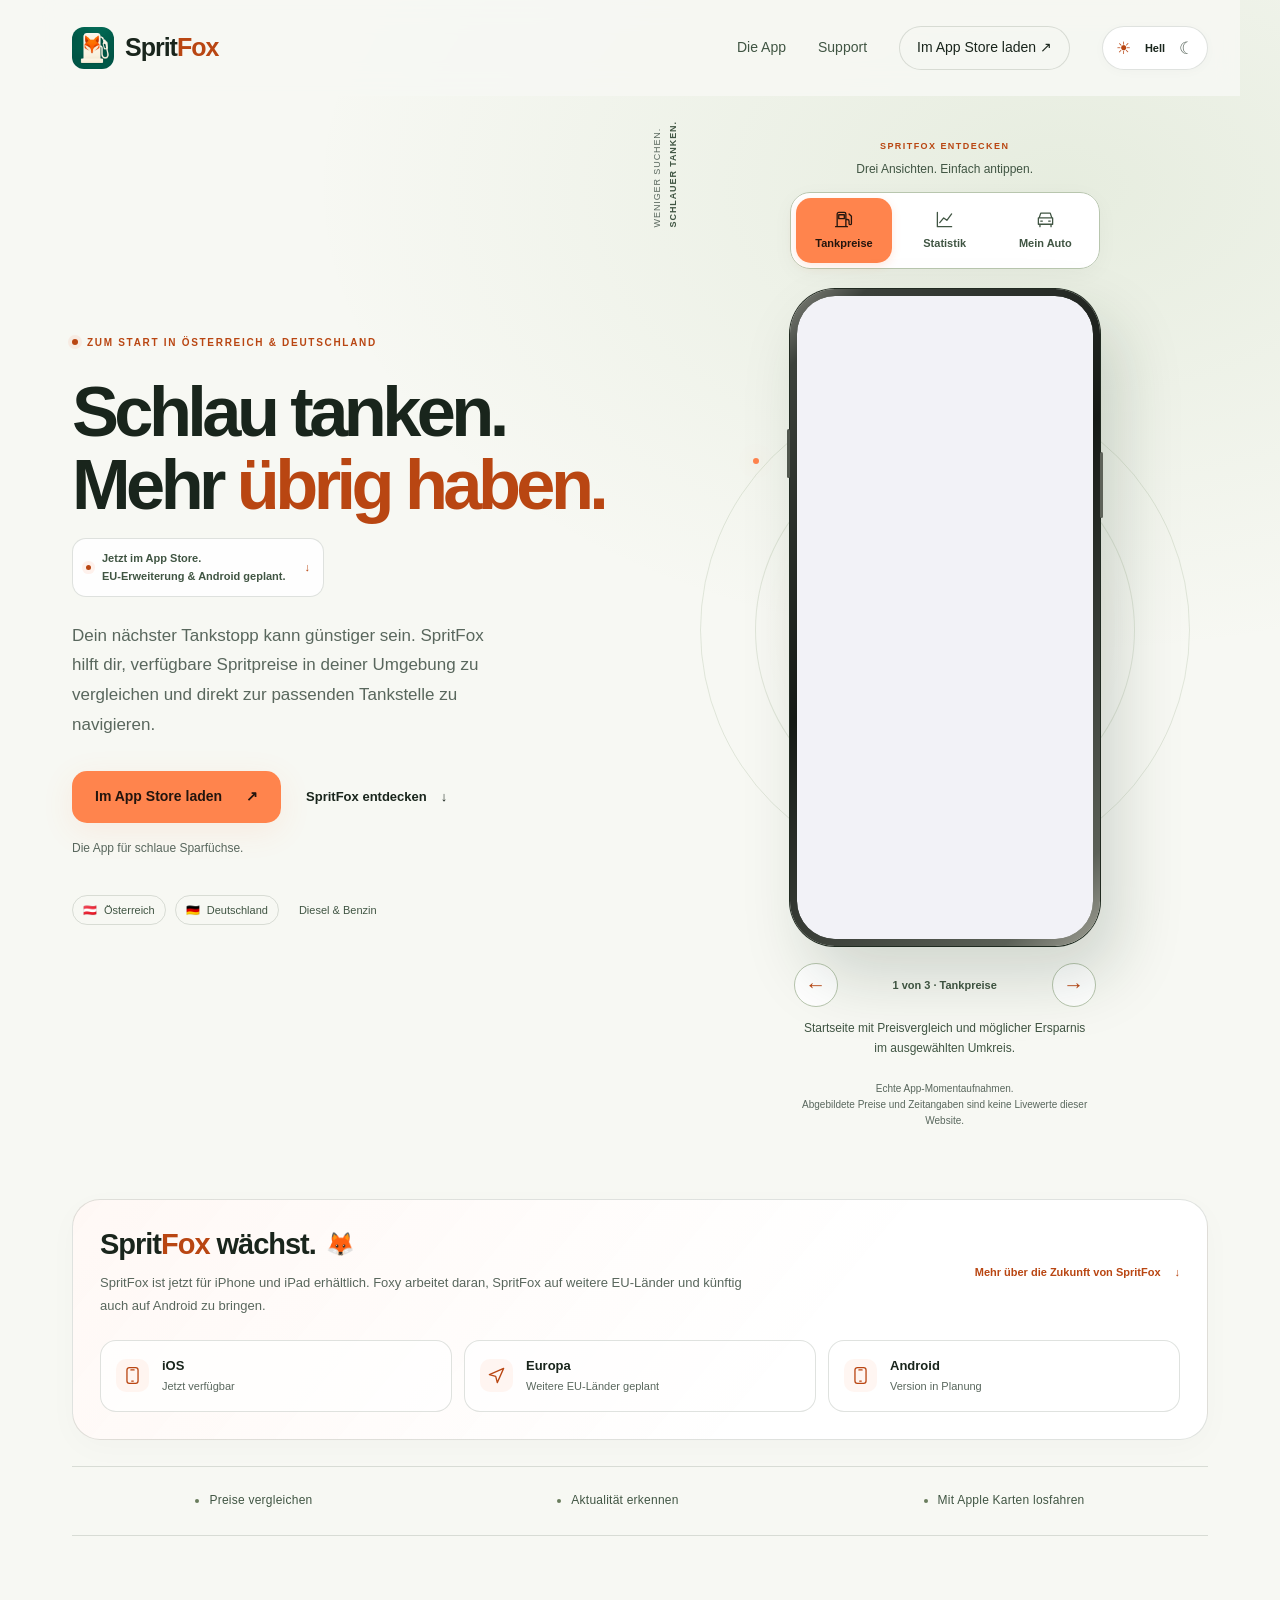
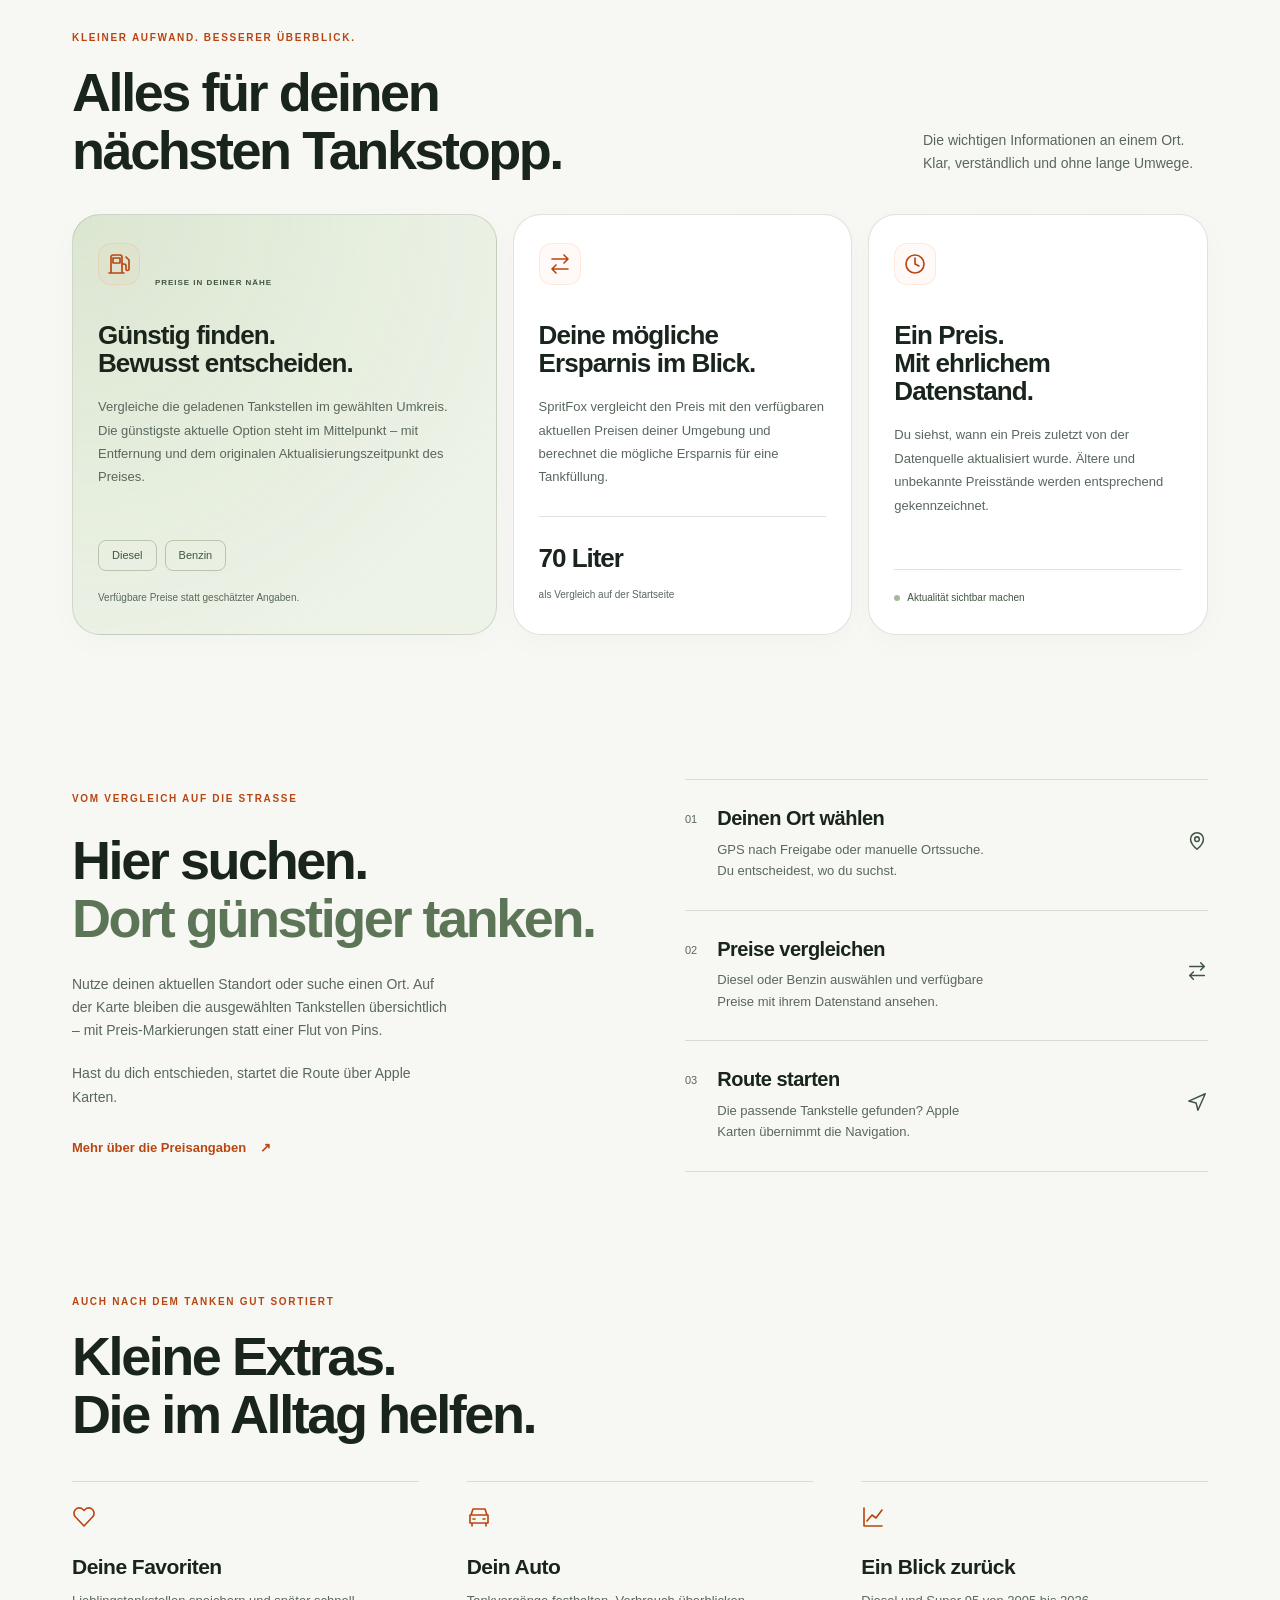
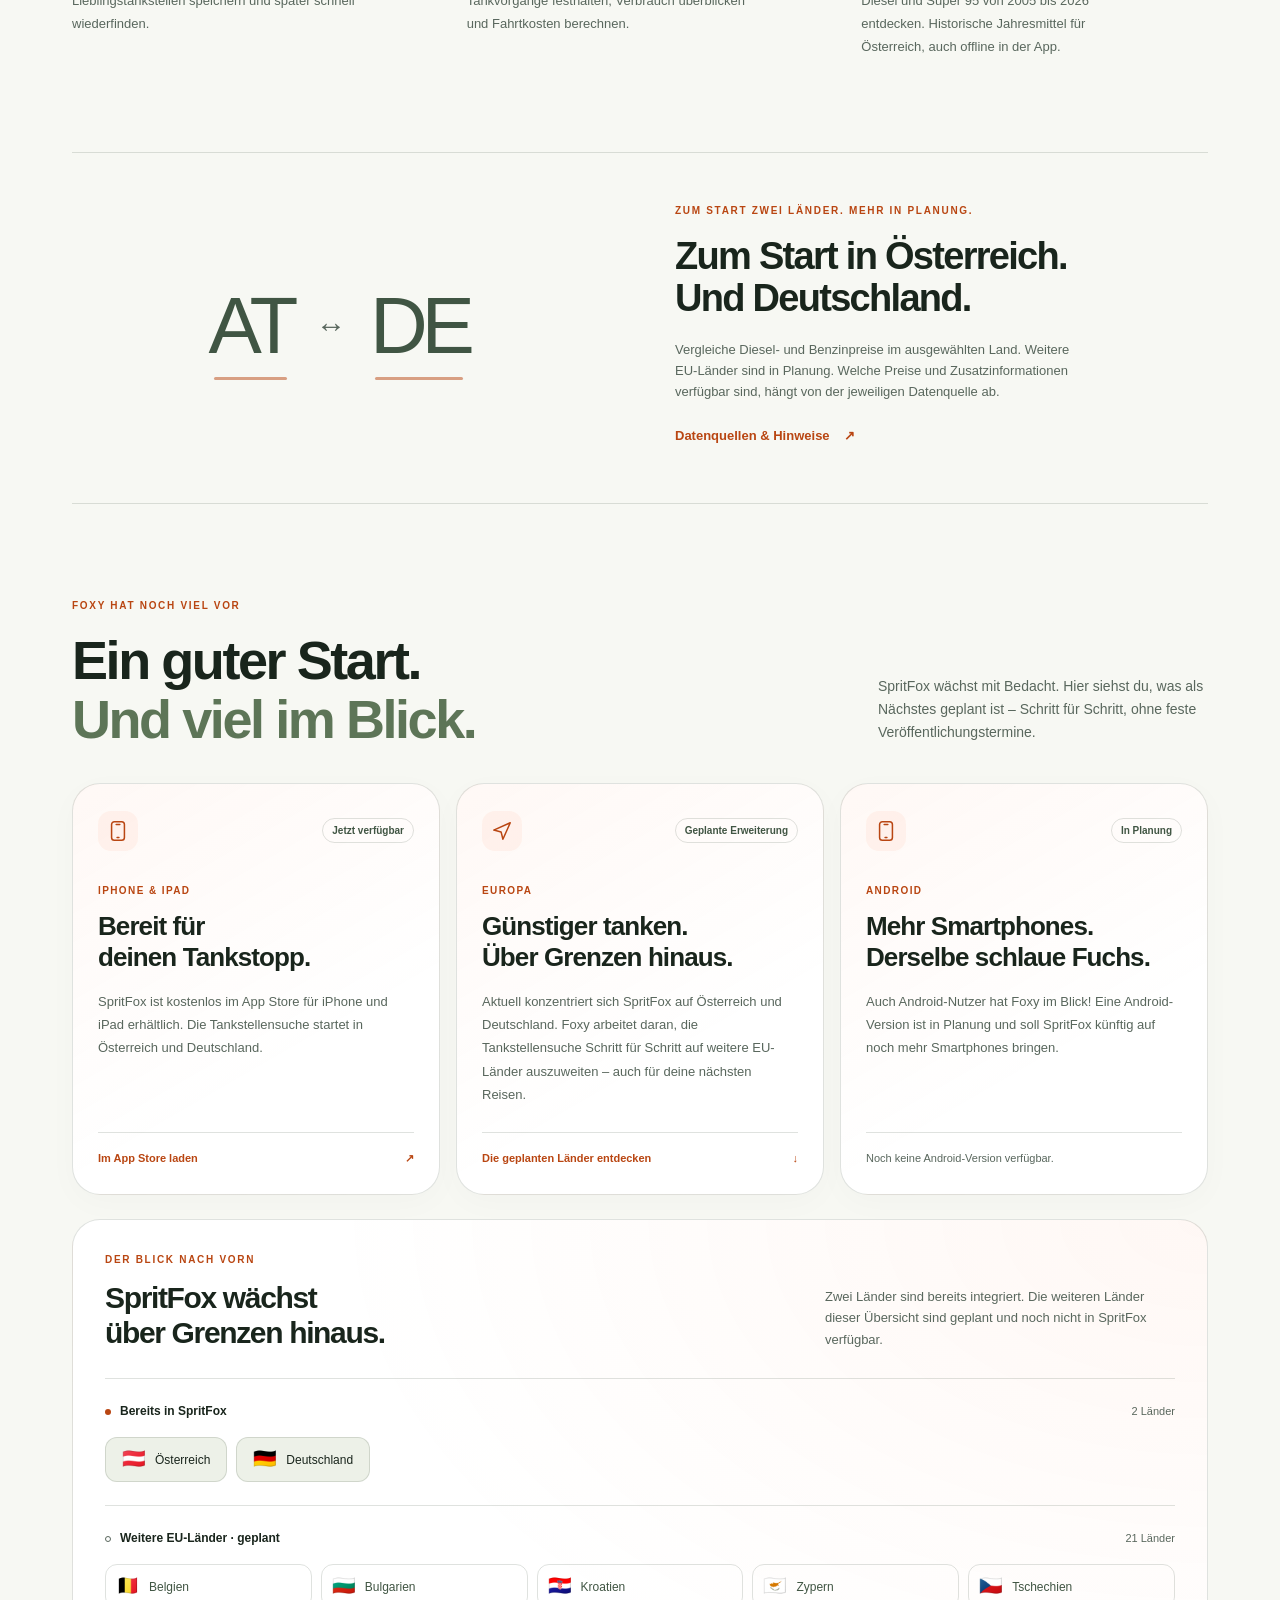
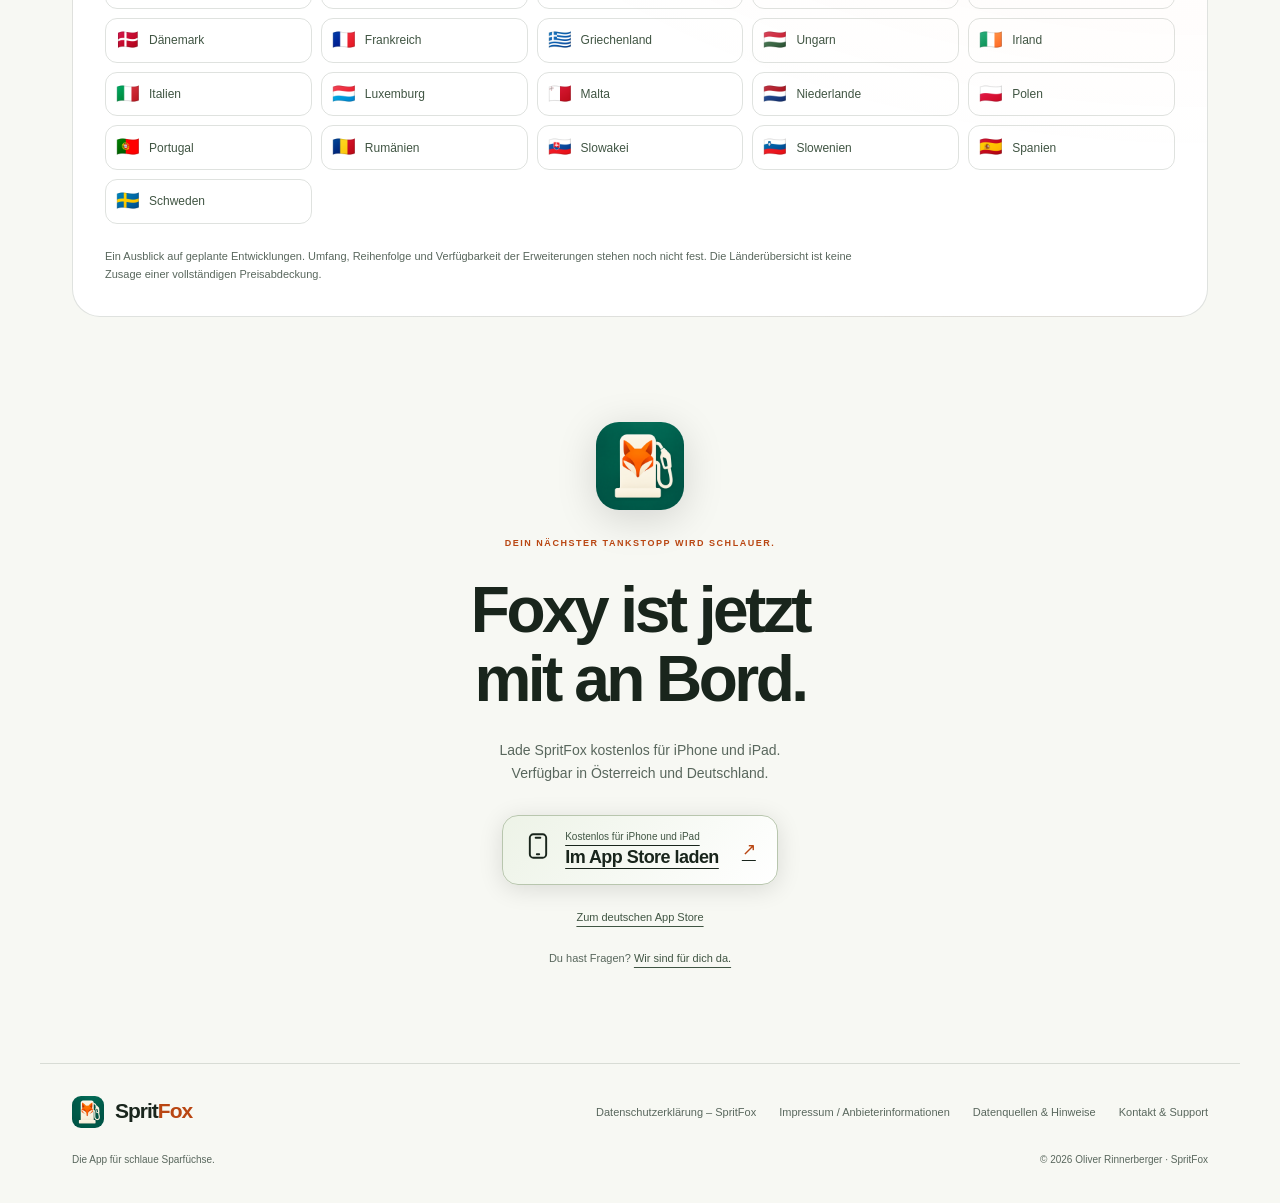
<file: index.html>
<!doctype html>
<html lang="de"><head><meta charset="utf-8"><meta name="viewport" content="width=device-width, initial-scale=1">
<meta name="robots" content="index, follow"><meta name="color-scheme" content="light dark">
<meta name="referrer" content="no-referrer">
<meta http-equiv="Content-Security-Policy" content="default-src 'none'; script-src 'self'; style-src 'self'; img-src 'self'; base-uri 'none'; form-action 'none'">
<meta name="description" content="SpritFox – Die App für schlaue Sparfüchse. Verfügbare Diesel- und Benzinpreise in Österreich und Deutschland vergleichen. Jetzt kostenlos im App Store für iPhone und iPad.">
<link rel="canonical" href="https://www.spritfox.at/">
<meta name="google-site-verification" content="RdSYlGF5I3l-Pr1k2wb-hzvMt5dhnMUCF5oewwn8es0">
<meta name="author" content="Oliver Rinnerberger">
<title>SpritFox – Tankstellen und Spritpreise vergleichen</title><script src="./theme-init.js"></script><script src="./site.js?v=975fafb6a2c3" defer></script><link rel="stylesheet" href="./styles.css?v=366a15aa33d5"><link rel="icon" type="image/png" href="./foxy.png"></head>
<body><a class="skip-link" href="#inhalt">Zum Inhalt</a><header class="site-header"><a class="brand" href="./index.html" aria-label="SpritFox Startseite"><img src="./foxy.png" width="42" height="42" alt=""><span>Sprit<span class="fox">Fox</span></span></a><nav class="header-nav" aria-label="Hauptnavigation"><a href="./index.html#funktionen">Die App</a><a href="./support/index.html">Support</a><a class="nav-cta" href="https://apps.apple.com/at/app/spritfox/id6821762605">Im App Store laden <span aria-hidden="true">↗</span></a><div class="theme-controls"><button class="theme-toggle" id="theme-toggle" type="button" aria-pressed="false" aria-label="Dunkelmodus einschalten"><span class="theme-sun" aria-hidden="true">☀</span><span class="theme-label">Design</span><span class="theme-moon" aria-hidden="true">☾</span></button><button class="theme-reset" id="theme-reset" type="button" hidden title="Systemeinstellung verwenden" aria-label="Systemeinstellung verwenden">Auto</button></div></nav></header>
<main id="inhalt" class="landing"><section class="hero" aria-labelledby="hero-title">
  <div class="hero-copy">
    <div class="eyebrow"><span class="live-dot" aria-hidden="true"></span> ZUM START IN ÖSTERREICH &amp; DEUTSCHLAND</div>
    <h1 id="hero-title">Schlau tanken.<br>Mehr <span class="accent-word">übrig haben.</span></h1>
    <a class="hero-outlook" href="#wachstum"><span class="live-dot" aria-hidden="true"></span><span>Jetzt im App Store.<br>EU-Erweiterung &amp; Android geplant.</span><span aria-hidden="true">↓</span></a>
    <p class="hero-description">Dein nächster Tankstopp kann günstiger sein. SpritFox hilft dir, verfügbare Spritpreise in deiner Umgebung zu vergleichen und direkt zur passenden Tankstelle zu navigieren.</p>
    <div class="hero-actions"><a class="button button-primary" href="https://apps.apple.com/at/app/spritfox/id6821762605">Im App Store laden <span aria-hidden="true">↗</span></a><a class="text-link" href="#funktionen">SpritFox entdecken <span aria-hidden="true">↓</span></a></div>
    <div class="hero-note">Die App für schlaue Sparfüchse.</div>
    <div class="country-pills" aria-label="Zum Start unterstützte Länder und Kraftstoffe"><span><span aria-hidden="true">🇦🇹</span> Österreich</span><span><span aria-hidden="true">🇩🇪</span> Deutschland</span><span>Diesel &amp; Benzin</span></div>
  </div>
  <div class="hero-visual">
    <div class="orbit orbit-one" aria-hidden="true"></div><div class="orbit orbit-two" aria-hidden="true"></div>
    <div class="visual-kicker" aria-hidden="true">WENIGER SUCHEN.<br><strong>SCHLAUER TANKEN.</strong></div>
    <div class="phone-demo"><div class="preview-intro"><span class="preview-eyebrow">SPRITFOX ENTDECKEN</span><p id="preview-hint">Drei Ansichten. Einfach antippen.</p></div><fieldset class="preview-tabs" aria-describedby="preview-hint"><legend class="sr-only">App-Vorschau auswählen</legend><input type="radio" name="app-preview" id="preview-tankpreise" value="tankpreise" checked><label for="preview-tankpreise"><span class="preview-tab-icon"><svg viewBox="0 0 24 24" aria-hidden="true"><path d="M4 21V5a2 2 0 0 1 2-2h7a2 2 0 0 1 2 2v16M2 21h15M6 6h7v5H6zM15 12h2a2 2 0 0 1 2 2v3a1.5 1.5 0 0 0 3 0V8l-3-3"/></svg></span><span>Tankpreise</span></label><input type="radio" name="app-preview" id="preview-statistik" value="statistik"><label for="preview-statistik"><span class="preview-tab-icon"><svg viewBox="0 0 24 24" aria-hidden="true"><path d="M3 3v18h18M6 16l5-6 4 3 6-8"/></svg></span><span>Statistik</span></label><input type="radio" name="app-preview" id="preview-mein-auto" value="mein-auto"><label for="preview-mein-auto"><span class="preview-tab-icon"><svg viewBox="0 0 24 24" aria-hidden="true"><path d="m4 10 2-6h12l2 6M3 10h18v8H3zM5 18v3m14-3v3M6 14h2m8 0h2"/></svg></span><span>Mein Auto</span></label></fieldset><div class="device-wrap"><div class="phone-frame"><div class="phone-screen"><figure class="app-panel" data-view="tankpreise" aria-label="Tankpreise – echte App-Momentaufnahme"><picture data-capture><source data-dark-capture media="(prefers-color-scheme: dark)" srcset="./assets/screenshots/spritfox-tankpreise-dunkel.webp" type="image/webp"><img src="./assets/screenshots/spritfox-tankpreise-hell.webp" width="1320" height="2868" loading="lazy" decoding="async" alt="SpritFox – Tankpreise im Hellmodus. Echte App-Momentaufnahme." data-alt-light="SpritFox – Tankpreise im Hellmodus. Echte App-Momentaufnahme." data-alt-dark="SpritFox – Tankpreise im Dunkelmodus. Echte App-Momentaufnahme."></picture></figure><figure class="app-panel" data-view="statistik" aria-label="Statistik – echte App-Momentaufnahme"><picture data-capture><source data-dark-capture media="(prefers-color-scheme: dark)" srcset="./assets/screenshots/spritfox-statistik-dunkel.webp" type="image/webp"><img src="./assets/screenshots/spritfox-statistik-hell.webp" width="1320" height="2868" loading="lazy" decoding="async" alt="SpritFox – Statistik im Hellmodus. Echte App-Momentaufnahme." data-alt-light="SpritFox – Statistik im Hellmodus. Echte App-Momentaufnahme." data-alt-dark="SpritFox – Statistik im Dunkelmodus. Echte App-Momentaufnahme."></picture></figure><figure class="app-panel" data-view="mein-auto" aria-label="Mein Auto – echte App-Momentaufnahme"><picture data-capture><source data-dark-capture media="(prefers-color-scheme: dark)" srcset="./assets/screenshots/spritfox-mein-auto-dunkel.webp" type="image/webp"><img src="./assets/screenshots/spritfox-mein-auto-hell.webp" width="1320" height="2868" loading="lazy" decoding="async" alt="SpritFox – Mein Auto im Hellmodus. Echte App-Momentaufnahme." data-alt-light="SpritFox – Mein Auto im Hellmodus. Echte App-Momentaufnahme." data-alt-dark="SpritFox – Mein Auto im Dunkelmodus. Echte App-Momentaufnahme."></picture></figure></div></div></div><div class="preview-navigation" hidden><button type="button" data-preview-step="-1" aria-label="Vorherige App-Ansicht"><span aria-hidden="true">←</span></button><span class="preview-position" aria-live="polite" aria-atomic="true">1 von 3 · Tankpreise</span><button type="button" data-preview-step="1" aria-label="Nächste App-Ansicht"><span aria-hidden="true">→</span></button></div><div class="preview-descriptions"><div class="capture-description" data-description="tankpreise">Startseite mit Preisvergleich und möglicher Ersparnis im ausgewählten Umkreis.</div><div class="capture-description" data-description="statistik">Historische Jahresmittel für Österreich – einschließlich des vorläufigen Jahres 2026.</div><div class="capture-description" data-description="mein-auto">Fahrzeugverbrauch, Fahrtkostenrechner und Tankbuch in SpritFox.</div></div><div class="preview-label">Echte App-Momentaufnahmen.<br>Abgebildete Preise und Zeitangaben sind keine Livewerte dieser Website.</div></div>

  </div>
</section>
<section class="growth-preview" id="wachstum" aria-labelledby="growth-title">
  <div class="growth-intro"><div><h2 id="growth-title">Sprit<span class="fox">Fox</span> wächst. <span aria-hidden="true">🦊</span></h2><p>SpritFox ist jetzt für iPhone und iPad erhältlich. Foxy arbeitet daran, SpritFox auf weitere EU-Länder und künftig auch auf Android zu bringen.</p></div><a class="text-link" href="#ausblick">Mehr über die Zukunft von SpritFox <span aria-hidden="true">↓</span></a></div>
  <ul class="growth-list" aria-label="Geplante Entwicklungen">
    <li><span class="growth-icon" aria-hidden="true"><svg viewBox="0 0 24 24" aria-hidden="true"><rect x="5" y="2" width="14" height="20" rx="3"/><path d="M10 5h4m-3 14h2"/></svg></span><div><strong>iOS</strong><span>Jetzt verfügbar</span></div></li>
    <li><span class="growth-icon" aria-hidden="true"><svg viewBox="0 0 24 24" aria-hidden="true"><path d="m3 11 18-8-8 18-2-8-8-2Z"/></svg></span><div><strong>Europa</strong><span>Weitere EU-Länder geplant</span></div></li>
    <li><span class="growth-icon" aria-hidden="true"><svg viewBox="0 0 24 24" aria-hidden="true"><rect x="5" y="2" width="14" height="20" rx="3"/><path d="M10 5h4m-3 14h2"/></svg></span><div><strong>Android</strong><span>Version in Planung</span></div></li>
  </ul>
</section>
<div class="feature-strip" aria-label="SpritFox im Überblick"><span>Preise vergleichen</span><span>Aktualität erkennen</span><span>Mit Apple Karten losfahren</span></div>
<section class="section" id="funktionen" aria-labelledby="features-title">
  <div class="section-heading"><div><div class="eyebrow">KLEINER AUFWAND. BESSERER ÜBERBLICK.</div><h2 id="features-title">Alles für deinen<br>nächsten Tankstopp.</h2></div><p>Die wichtigen Informationen an einem Ort. Klar, verständlich und ohne lange Umwege.</p></div>
  <div class="feature-grid">
    <article class="feature-card feature-main"><div class="card-top"><span class="icon-tile" aria-hidden="true"><svg viewBox="0 0 24 24" aria-hidden="true"><path d="M4 21V5a2 2 0 0 1 2-2h7a2 2 0 0 1 2 2v16M2 21h15M6 6h7v5H6zM15 12h2a2 2 0 0 1 2 2v3a1.5 1.5 0 0 0 3 0V8l-3-3"/></svg></span><span class="small-label">PREISE IN DEINER NÄHE</span></div><h3>Günstig finden.<br> Bewusst entscheiden.</h3><p>Vergleiche die geladenen Tankstellen im gewählten Umkreis. Die günstigste aktuelle Option steht im Mittelpunkt – mit Entfernung und dem originalen Aktualisierungszeitpunkt des Preises.</p><div class="fuel-tags"><span>Diesel</span><span>Benzin</span></div><div class="card-footnote">Verfügbare Preise statt geschätzter Angaben.</div></article>
    <article class="feature-card"><span class="icon-tile" aria-hidden="true"><svg viewBox="0 0 24 24" aria-hidden="true"><path d="M4 7h16m-4-4 4 4-4 4M20 17H4m4-4-4 4 4 4"/></svg></span><h3>Deine mögliche<br>Ersparnis im Blick.</h3><p>SpritFox vergleicht den Preis mit den verfügbaren aktuellen Preisen deiner Umgebung und berechnet die mögliche Ersparnis für eine Tankfüllung.</p><div class="detail-rule"><strong>70 Liter</strong><span>als Vergleich auf der Startseite</span></div></article>
    <article class="feature-card"><span class="icon-tile" aria-hidden="true"><svg viewBox="0 0 24 24" aria-hidden="true"><circle cx="12" cy="12" r="9"/><path d="M12 6v6l4 2"/></svg></span><h3>Ein Preis.<br>Mit ehrlichem Datenstand.</h3><p>Du siehst, wann ein Preis zuletzt von der Datenquelle aktualisiert wurde. Ältere und unbekannte Preisstände werden entsprechend gekennzeichnet.</p><div class="status-key"><span class="status-dot" aria-hidden="true"></span> Aktualität sichtbar machen</div></article>
  </div>
</section>
<section class="map-story section" id="unterwegs" aria-labelledby="map-title">
  <div class="map-story-copy"><div class="eyebrow">VOM VERGLEICH AUF DIE STRASSE</div><h2 id="map-title">Hier suchen.<br><span class="muted-heading">Dort günstiger tanken.</span></h2><p>Nutze deinen aktuellen Standort oder suche einen Ort. Auf der Karte bleiben die ausgewählten Tankstellen übersichtlich – mit Preis-Markierungen statt einer Flut von Pins.</p><p>Hast du dich entschieden, startet die Route über Apple Karten.</p><a class="text-link" href="./datenquellen/index.html">Mehr über die Preisangaben <span aria-hidden="true">↗</span></a></div>
  <div class="journey" aria-label="So funktioniert SpritFox">
    <article><span class="step-number">01</span><div><h3>Deinen Ort wählen</h3><p>GPS nach Freigabe oder manuelle Ortssuche. Du entscheidest, wo du suchst.</p></div><span class="journey-icon" aria-hidden="true"><svg viewBox="0 0 24 24" aria-hidden="true"><path d="M19 10c0 5-7 11-7 11S5 15 5 10a7 7 0 1 1 14 0Z"/><circle cx="12" cy="10" r="2.5"/></svg></span></article>
    <article><span class="step-number">02</span><div><h3>Preise vergleichen</h3><p>Diesel oder Benzin auswählen und verfügbare Preise mit ihrem Datenstand ansehen.</p></div><span class="journey-icon" aria-hidden="true"><svg viewBox="0 0 24 24" aria-hidden="true"><path d="M4 7h16m-4-4 4 4-4 4M20 17H4m4-4-4 4 4 4"/></svg></span></article>
    <article><span class="step-number">03</span><div><h3>Route starten</h3><p>Die passende Tankstelle gefunden? Apple Karten übernimmt die Navigation.</p></div><span class="journey-icon" aria-hidden="true"><svg viewBox="0 0 24 24" aria-hidden="true"><path d="m3 11 18-8-8 18-2-8-8-2Z"/></svg></span></article>
  </div>
</section>
<section class="section extras" aria-labelledby="extras-title"><div class="eyebrow">AUCH NACH DEM TANKEN GUT SORTIERT</div><h2 id="extras-title">Kleine Extras.<br>Die im Alltag helfen.</h2><div class="extras-grid">
  <article><span class="extra-icon" aria-hidden="true"><svg viewBox="0 0 24 24" aria-hidden="true"><path d="M20.5 4.5a5.3 5.3 0 0 0-7.5 0l-1 1-1-1a5.3 5.3 0 0 0-7.5 7.5L12 21l8.5-9a5.3 5.3 0 0 0 0-7.5Z"/></svg></span><h3>Deine Favoriten</h3><p>Lieblingstankstellen speichern und später schnell wiederfinden.</p></article>
  <article><span class="extra-icon" aria-hidden="true"><svg viewBox="0 0 24 24" aria-hidden="true"><path d="m4 10 2-6h12l2 6M3 10h18v8H3zM5 18v3m14-3v3M6 14h2m8 0h2"/></svg></span><h3>Dein Auto</h3><p>Tankvorgänge festhalten, Verbrauch überblicken und Fahrtkosten berechnen.</p></article>
  <article><span class="extra-icon" aria-hidden="true"><svg viewBox="0 0 24 24" aria-hidden="true"><path d="M3 3v18h18M6 16l5-6 4 3 6-8"/></svg></span><h3>Ein Blick zurück</h3><p>Diesel und Super 95 von 2005 bis 2026 entdecken. Historische Jahresmittel für Österreich, auch offline in der App.</p></article>
</div></section>
<section class="availability section" aria-labelledby="availability-title"><div class="country-art" aria-hidden="true"><span>AT</span><span class="country-divider">↔</span><span>DE</span></div><div><div class="eyebrow">ZUM START ZWEI LÄNDER. MEHR IN PLANUNG.</div><h2 id="availability-title">Zum Start in Österreich.<br>Und Deutschland.</h2><p>Vergleiche Diesel- und Benzinpreise im ausgewählten Land. Weitere EU-Länder sind in Planung. Welche Preise und Zusatzinformationen verfügbar sind, hängt von der jeweiligen Datenquelle ab.</p><a class="text-link" href="./datenquellen/index.html">Datenquellen &amp; Hinweise <span aria-hidden="true">↗</span></a></div></section>
<section class="section future" id="ausblick" aria-labelledby="future-title">
  <div class="section-heading future-heading">
    <div><div class="eyebrow">FOXY HAT NOCH VIEL VOR</div><h2 id="future-title">Ein guter Start.<br><span class="muted-heading">Und viel im Blick.</span></h2></div>
    <p>SpritFox wächst mit Bedacht. Hier siehst du, was als Nächstes geplant ist – Schritt für Schritt, ohne feste Veröffentlichungstermine.</p>
  </div>
  <div class="future-grid">
    <article class="future-card" data-outlook="ios">
      <div class="future-card-top"><span class="future-symbol" aria-hidden="true"><svg viewBox="0 0 24 24" aria-hidden="true"><rect x="5" y="2" width="14" height="20" rx="3"/><path d="M10 5h4m-3 14h2"/></svg></span><span class="future-status">Jetzt verfügbar</span></div>
      <div class="future-category">IPHONE &amp; IPAD</div><h3>Bereit für<br>deinen Tankstopp.</h3>
      <p>SpritFox ist kostenlos im App Store für iPhone und iPad erhältlich. Die Tankstellensuche startet in Österreich und Deutschland.</p>
      <a class="future-card-link" href="https://apps.apple.com/at/app/spritfox/id6821762605">Im App Store laden <span aria-hidden="true">↗</span></a>
    </article>
    <article class="future-card" data-outlook="europa">
      <div class="future-card-top"><span class="future-symbol" aria-hidden="true"><svg viewBox="0 0 24 24" aria-hidden="true"><path d="m3 11 18-8-8 18-2-8-8-2Z"/></svg></span><span class="future-status">Geplante Erweiterung</span></div>
      <div class="future-category">EUROPA</div><h3>Günstiger tanken.<br>Über Grenzen hinaus.</h3>
      <p>Aktuell konzentriert sich SpritFox auf Österreich und Deutschland. Foxy arbeitet daran, die Tankstellensuche Schritt für Schritt auf weitere EU-Länder auszuweiten – auch für deine nächsten Reisen.</p>
      <a class="future-card-link" href="#laenderausblick">Die geplanten Länder entdecken <span aria-hidden="true">↓</span></a>
    </article>
    <article class="future-card" data-outlook="android">
      <div class="future-card-top"><span class="future-symbol" aria-hidden="true"><svg viewBox="0 0 24 24" aria-hidden="true"><rect x="5" y="2" width="14" height="20" rx="3"/><path d="M10 5h4m-3 14h2"/></svg></span><span class="future-status">In Planung</span></div>
      <div class="future-category">ANDROID</div><h3>Mehr Smartphones.<br>Derselbe schlaue Fuchs.</h3>
      <p>Auch Android-Nutzer hat Foxy im Blick! Eine Android-Version ist in Planung und soll SpritFox künftig auf noch mehr Smartphones bringen.</p>
      <div class="future-card-note">Noch keine Android-Version verfügbar.</div>
    </article>
  </div>
  <div class="future-countries" id="laenderausblick" aria-labelledby="countries-title">
    <div class="future-countries-heading"><div><div class="eyebrow">DER BLICK NACH VORN</div><h3 id="countries-title">SpritFox wächst<br>über Grenzen hinaus.</h3></div><p>Zwei Länder sind bereits integriert. Die weiteren Länder dieser Übersicht sind geplant und noch nicht in SpritFox verfügbar.</p></div>
    <div class="country-group" data-country-status="available">
      <h4><span class="country-state-dot" aria-hidden="true"></span> Bereits in SpritFox <span>2 Länder</span></h4>
      <ul class="future-country-list">
        <li data-country="AT"><span aria-hidden="true">🇦🇹</span> Österreich</li>
        <li data-country="DE"><span aria-hidden="true">🇩🇪</span> Deutschland</li>
      </ul>
    </div>
    <div class="country-group" data-country-status="planned">
      <h4><span class="country-state-dot" aria-hidden="true"></span> Weitere EU-Länder · geplant <span>21 Länder</span></h4>
      <ul class="future-country-list">
        <li data-country="BE"><span aria-hidden="true">🇧🇪</span> Belgien</li>
        <li data-country="BG"><span aria-hidden="true">🇧🇬</span> Bulgarien</li>
        <li data-country="HR"><span aria-hidden="true">🇭🇷</span> Kroatien</li>
        <li data-country="CY"><span aria-hidden="true">🇨🇾</span> Zypern</li>
        <li data-country="CZ"><span aria-hidden="true">🇨🇿</span> Tschechien</li>
        <li data-country="DK"><span aria-hidden="true">🇩🇰</span> Dänemark</li>
        <li data-country="FR"><span aria-hidden="true">🇫🇷</span> Frankreich</li>
        <li data-country="GR"><span aria-hidden="true">🇬🇷</span> Griechenland</li>
        <li data-country="HU"><span aria-hidden="true">🇭🇺</span> Ungarn</li>
        <li data-country="IE"><span aria-hidden="true">🇮🇪</span> Irland</li>
        <li data-country="IT"><span aria-hidden="true">🇮🇹</span> Italien</li>
        <li data-country="LU"><span aria-hidden="true">🇱🇺</span> Luxemburg</li>
        <li data-country="MT"><span aria-hidden="true">🇲🇹</span> Malta</li>
        <li data-country="NL"><span aria-hidden="true">🇳🇱</span> Niederlande</li>
        <li data-country="PL"><span aria-hidden="true">🇵🇱</span> Polen</li>
        <li data-country="PT"><span aria-hidden="true">🇵🇹</span> Portugal</li>
        <li data-country="RO"><span aria-hidden="true">🇷🇴</span> Rumänien</li>
        <li data-country="SK"><span aria-hidden="true">🇸🇰</span> Slowakei</li>
        <li data-country="SI"><span aria-hidden="true">🇸🇮</span> Slowenien</li>
        <li data-country="ES"><span aria-hidden="true">🇪🇸</span> Spanien</li>
        <li data-country="SE"><span aria-hidden="true">🇸🇪</span> Schweden</li>
      </ul>
    </div>
    <p class="future-disclaimer">Ein Ausblick auf geplante Entwicklungen. Umfang, Reihenfolge und Verfügbarkeit der Erweiterungen stehen noch nicht fest. Die Länderübersicht ist keine Zusage einer vollständigen Preisabdeckung.</p>
  </div>
</section>
<section class="download section" id="download" aria-labelledby="download-title"><img src="./foxy.png" alt="" width="88" height="88" loading="lazy"><div class="eyebrow">DEIN NÄCHSTER TANKSTOPP WIRD SCHLAUER.</div><h2 id="download-title">Foxy ist jetzt<br>mit an Bord.</h2><p>Lade SpritFox kostenlos für iPhone und iPad.<br>Verfügbar in Österreich und Deutschland.</p><a class="store-badge" href="https://apps.apple.com/at/app/spritfox/id6821762605"><span class="store-symbol" aria-hidden="true"><svg viewBox="0 0 24 24" aria-hidden="true"><rect x="5" y="2" width="14" height="20" rx="3"/><path d="M10 5h4m-3 14h2"/></svg></span><span><small>Kostenlos für iPhone und iPad</small><strong>Im App Store laden</strong></span><span class="badge-soon" aria-hidden="true">↗</span></a><div class="download-contact"><a href="https://apps.apple.com/de/app/spritfox/id6821762605">Zum deutschen App Store</a></div><div class="download-contact">Du hast Fragen? <a href="./support/index.html">Wir sind für dich da.</a></div></section>
</main><footer class="site-footer"><div class="footer-top"><a class="brand" href="./index.html" aria-label="SpritFox Startseite"><img src="./foxy.png" width="42" height="42" alt=""><span>Sprit<span class="fox">Fox</span></span></a><nav class="footer-nav" aria-label="Rechtliche Informationen"><a href="./datenschutz/index.html">Datenschutzerklärung – SpritFox</a><a href="./impressum/index.html">Impressum / Anbieterinformationen</a><a href="./datenquellen/index.html">Datenquellen &amp; Hinweise</a><a href="./support/index.html">Kontakt &amp; Support</a></nav></div><div class="footer-bottom"><span>Die App für schlaue Sparfüchse.</span><span>© 2026 Oliver Rinnerberger · SpritFox</span></div></footer></body></html>
</file>
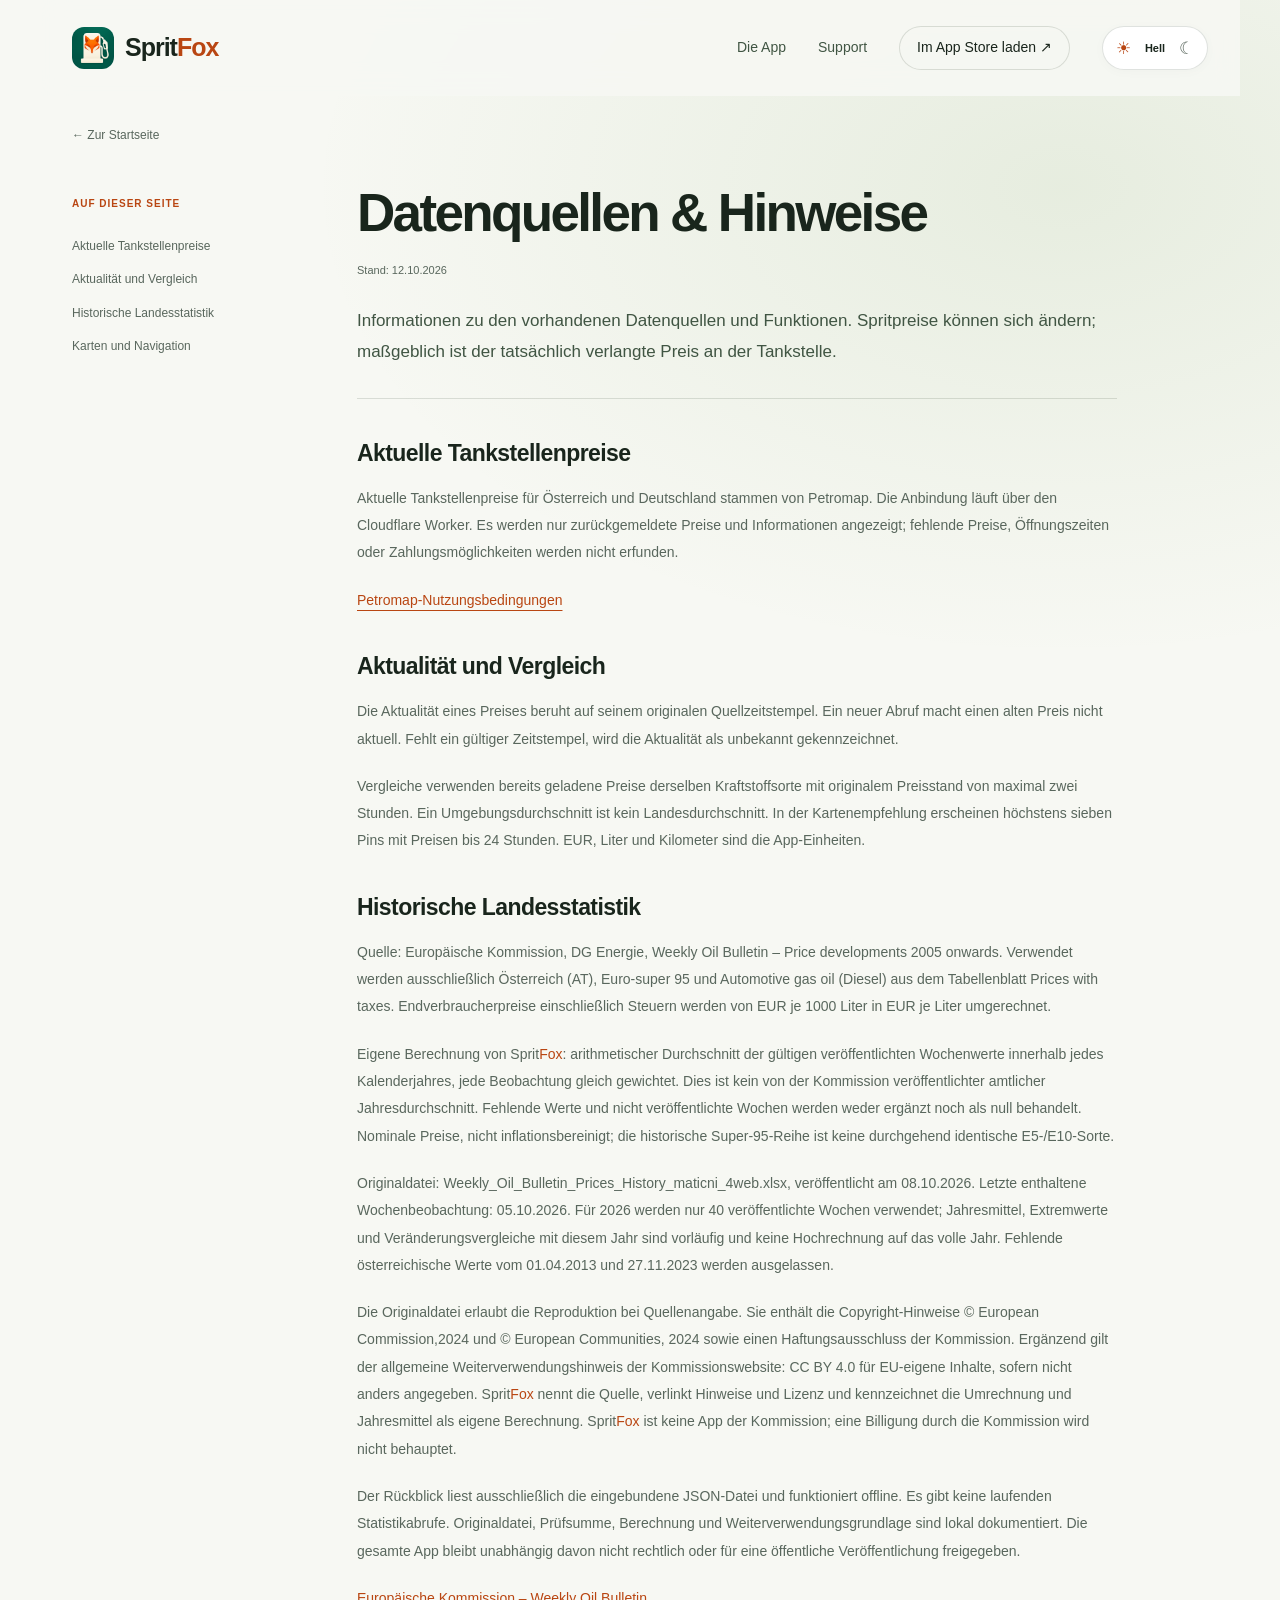
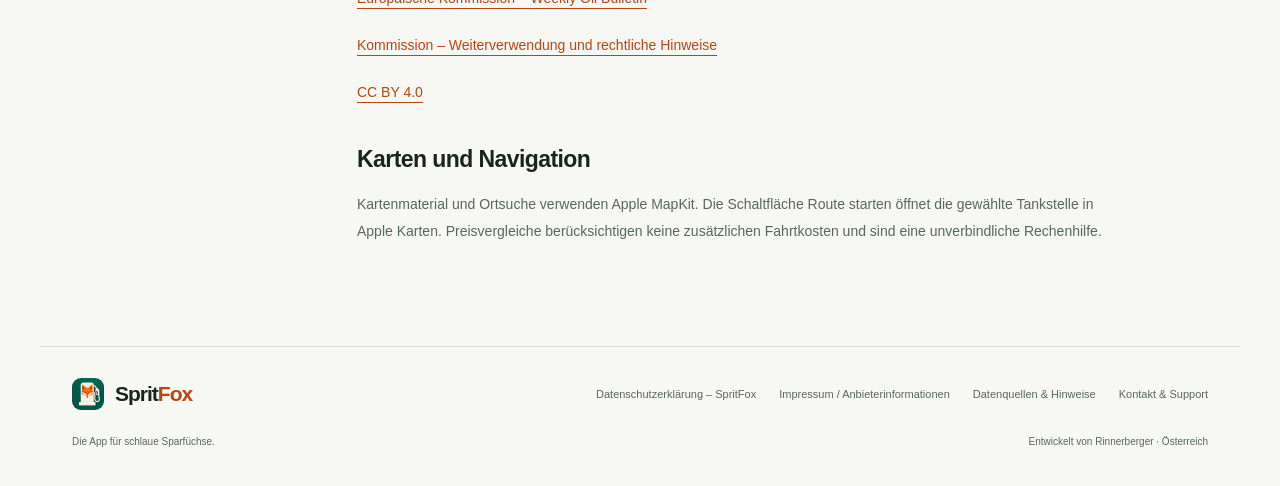
<file: datenquellen/index.html>
<!doctype html>
<html lang="de"><head><meta charset="utf-8"><meta name="viewport" content="width=device-width, initial-scale=1">
<meta name="robots" content="index, follow"><meta name="color-scheme" content="light dark">
<meta name="referrer" content="no-referrer">
<meta http-equiv="Content-Security-Policy" content="default-src 'none'; script-src 'self'; style-src 'self'; img-src 'self'; base-uri 'none'; form-action 'none'">
<meta name="description" content="SpritFox – Die App für schlaue Sparfüchse. Verfügbare Diesel- und Benzinpreise in Österreich und Deutschland vergleichen. Jetzt kostenlos im App Store für iPhone und iPad.">
<link rel="canonical" href="https://www.spritfox.at/datenquellen/">
<title>Datenquellen &amp; Hinweise · SpritFox</title><script src="../theme-init.js"></script><script src="../site.js" defer></script><link rel="stylesheet" href="../styles.css"><link rel="icon" type="image/png" href="../foxy.png"></head>
<body><a class="skip-link" href="#inhalt">Zum Inhalt</a><header class="site-header"><a class="brand" href="../index.html" aria-label="SpritFox Startseite"><img src="../foxy.png" width="42" height="42" alt=""><span>Sprit<span class="fox">Fox</span></span></a><nav class="header-nav" aria-label="Hauptnavigation"><a href="../index.html#funktionen">Die App</a><a href="../support/index.html">Support</a><a class="nav-cta" href="https://apps.apple.com/at/app/spritfox/id6821762605">Im App Store laden <span aria-hidden="true">↗</span></a><div class="theme-controls"><button class="theme-toggle" id="theme-toggle" type="button" aria-pressed="false" aria-label="Dunkelmodus einschalten"><span class="theme-sun" aria-hidden="true">☀</span><span class="theme-label">Design</span><span class="theme-moon" aria-hidden="true">☾</span></button><button class="theme-reset" id="theme-reset" type="button" hidden title="Systemeinstellung verwenden" aria-label="Systemeinstellung verwenden">Auto</button></div></nav></header>
<main id="inhalt" class="legal-main"><a class="breadcrumb" href="../index.html">← Zur Startseite</a><div class="legal-layout"><nav class="legal-toc" aria-label="Inhaltsverzeichnis"><strong>AUF DIESER SEITE</strong><a href="#abschnitt-1">Aktuelle Tankstellenpreise</a><a href="#abschnitt-2">Aktualität und Vergleich</a><a href="#abschnitt-3">Historische Landesstatistik</a><a href="#abschnitt-4">Karten und Navigation</a></nav><article class="legal-article"><h1>Datenquellen &amp; Hinweise</h1><p class="date">Stand: 12.10.2026</p><p class="summary">Informationen zu den vorhandenen Datenquellen und Funktionen. Spritpreise können sich ändern; maßgeblich ist der tatsächlich verlangte Preis an der Tankstelle.</p><section id="abschnitt-1"><h2>Aktuelle Tankstellenpreise</h2><p>Aktuelle Tankstellenpreise für Österreich und Deutschland stammen von Petromap. Die Anbindung läuft über den Cloudflare Worker. Es werden nur zurückgemeldete Preise und Informationen angezeigt; fehlende Preise, Öffnungszeiten oder Zahlungsmöglichkeiten werden nicht erfunden.</p><p><a href="https://developer.petromap.eu/terms">Petromap-Nutzungsbedingungen</a></p></section><section id="abschnitt-2"><h2>Aktualität und Vergleich</h2><p>Die Aktualität eines Preises beruht auf seinem originalen Quellzeitstempel. Ein neuer Abruf macht einen alten Preis nicht aktuell. Fehlt ein gültiger Zeitstempel, wird die Aktualität als unbekannt gekennzeichnet.</p><p>Vergleiche verwenden bereits geladene Preise derselben Kraftstoffsorte mit originalem Preisstand von maximal zwei Stunden. Ein Umgebungsdurchschnitt ist kein Landesdurchschnitt. In der Kartenempfehlung erscheinen höchstens sieben Pins mit Preisen bis 24 Stunden. EUR, Liter und Kilometer sind die App-Einheiten.</p></section><section id="abschnitt-3"><h2>Historische Landesstatistik</h2><p>Quelle: Europäische Kommission, DG Energie, Weekly Oil Bulletin – Price developments 2005 onwards. Verwendet werden ausschließlich Österreich (AT), Euro-super 95 und Automotive gas oil (Diesel) aus dem Tabellenblatt Prices with taxes. Endverbraucherpreise einschließlich Steuern werden von EUR je 1000 Liter in EUR je Liter umgerechnet.</p><p>Eigene Berechnung von Sprit<span class="fox">Fox</span>: arithmetischer Durchschnitt der gültigen veröffentlichten Wochenwerte innerhalb jedes Kalenderjahres, jede Beobachtung gleich gewichtet. Dies ist kein von der Kommission veröffentlichter amtlicher Jahresdurchschnitt. Fehlende Werte und nicht veröffentlichte Wochen werden weder ergänzt noch als null behandelt. Nominale Preise, nicht inflationsbereinigt; die historische Super-95-Reihe ist keine durchgehend identische E5-/E10-Sorte.</p><p>Originaldatei: Weekly_Oil_Bulletin_Prices_History_maticni_4web.xlsx, veröffentlicht am 08.10.2026. Letzte enthaltene Wochenbeobachtung: 05.10.2026. Für 2026 werden nur 40 veröffentlichte Wochen verwendet; Jahresmittel, Extremwerte und Veränderungsvergleiche mit diesem Jahr sind vorläufig und keine Hochrechnung auf das volle Jahr. Fehlende österreichische Werte vom 01.04.2013 und 27.11.2023 werden ausgelassen.</p><p>Die Originaldatei erlaubt die Reproduktion bei Quellenangabe. Sie enthält die Copyright-Hinweise © European Commission,2024 und © European Communities, 2024 sowie einen Haftungsausschluss der Kommission. Ergänzend gilt der allgemeine Weiterverwendungshinweis der Kommissionswebsite: CC BY 4.0 für EU-eigene Inhalte, sofern nicht anders angegeben. Sprit<span class="fox">Fox</span> nennt die Quelle, verlinkt Hinweise und Lizenz und kennzeichnet die Umrechnung und Jahresmittel als eigene Berechnung. Sprit<span class="fox">Fox</span> ist keine App der Kommission; eine Billigung durch die Kommission wird nicht behauptet.</p><p>Der Rückblick liest ausschließlich die eingebundene JSON-Datei und funktioniert offline. Es gibt keine laufenden Statistikabrufe. Originaldatei, Prüfsumme, Berechnung und Weiterverwendungsgrundlage sind lokal dokumentiert. Die gesamte App bleibt unabhängig davon nicht rechtlich oder für eine öffentliche Veröffentlichung freigegeben.</p><p><a href="https://energy.ec.europa.eu/data-and-analysis/weekly-oil-bulletin_en">Europäische Kommission – Weekly Oil Bulletin</a></p><p><a href="https://commission.europa.eu/legal-notice_en">Kommission – Weiterverwendung und rechtliche Hinweise</a></p><p><a href="https://creativecommons.org/licenses/by/4.0/">CC BY 4.0</a></p></section><section id="abschnitt-4"><h2>Karten und Navigation</h2><p>Kartenmaterial und Ortsuche verwenden Apple MapKit. Die Schaltfläche Route starten öffnet die gewählte Tankstelle in Apple Karten. Preisvergleiche berücksichtigen keine zusätzlichen Fahrtkosten und sind eine unverbindliche Rechenhilfe.</p></section></article></div></main><footer class="site-footer"><div class="footer-top"><a class="brand" href="../index.html" aria-label="SpritFox Startseite"><img src="../foxy.png" width="42" height="42" alt=""><span>Sprit<span class="fox">Fox</span></span></a><nav class="footer-nav" aria-label="Rechtliche Informationen"><a href="../datenschutz/index.html">Datenschutzerklärung – SpritFox</a><a href="../impressum/index.html">Impressum / Anbieterinformationen</a><a href="../datenquellen/index.html" aria-current="page">Datenquellen &amp; Hinweise</a><a href="../support/index.html">Kontakt &amp; Support</a></nav></div><div class="footer-bottom"><span>Die App für schlaue Sparfüchse.</span><span>Entwickelt von Rinnerberger · Österreich</span></div></footer></body></html>
</file>
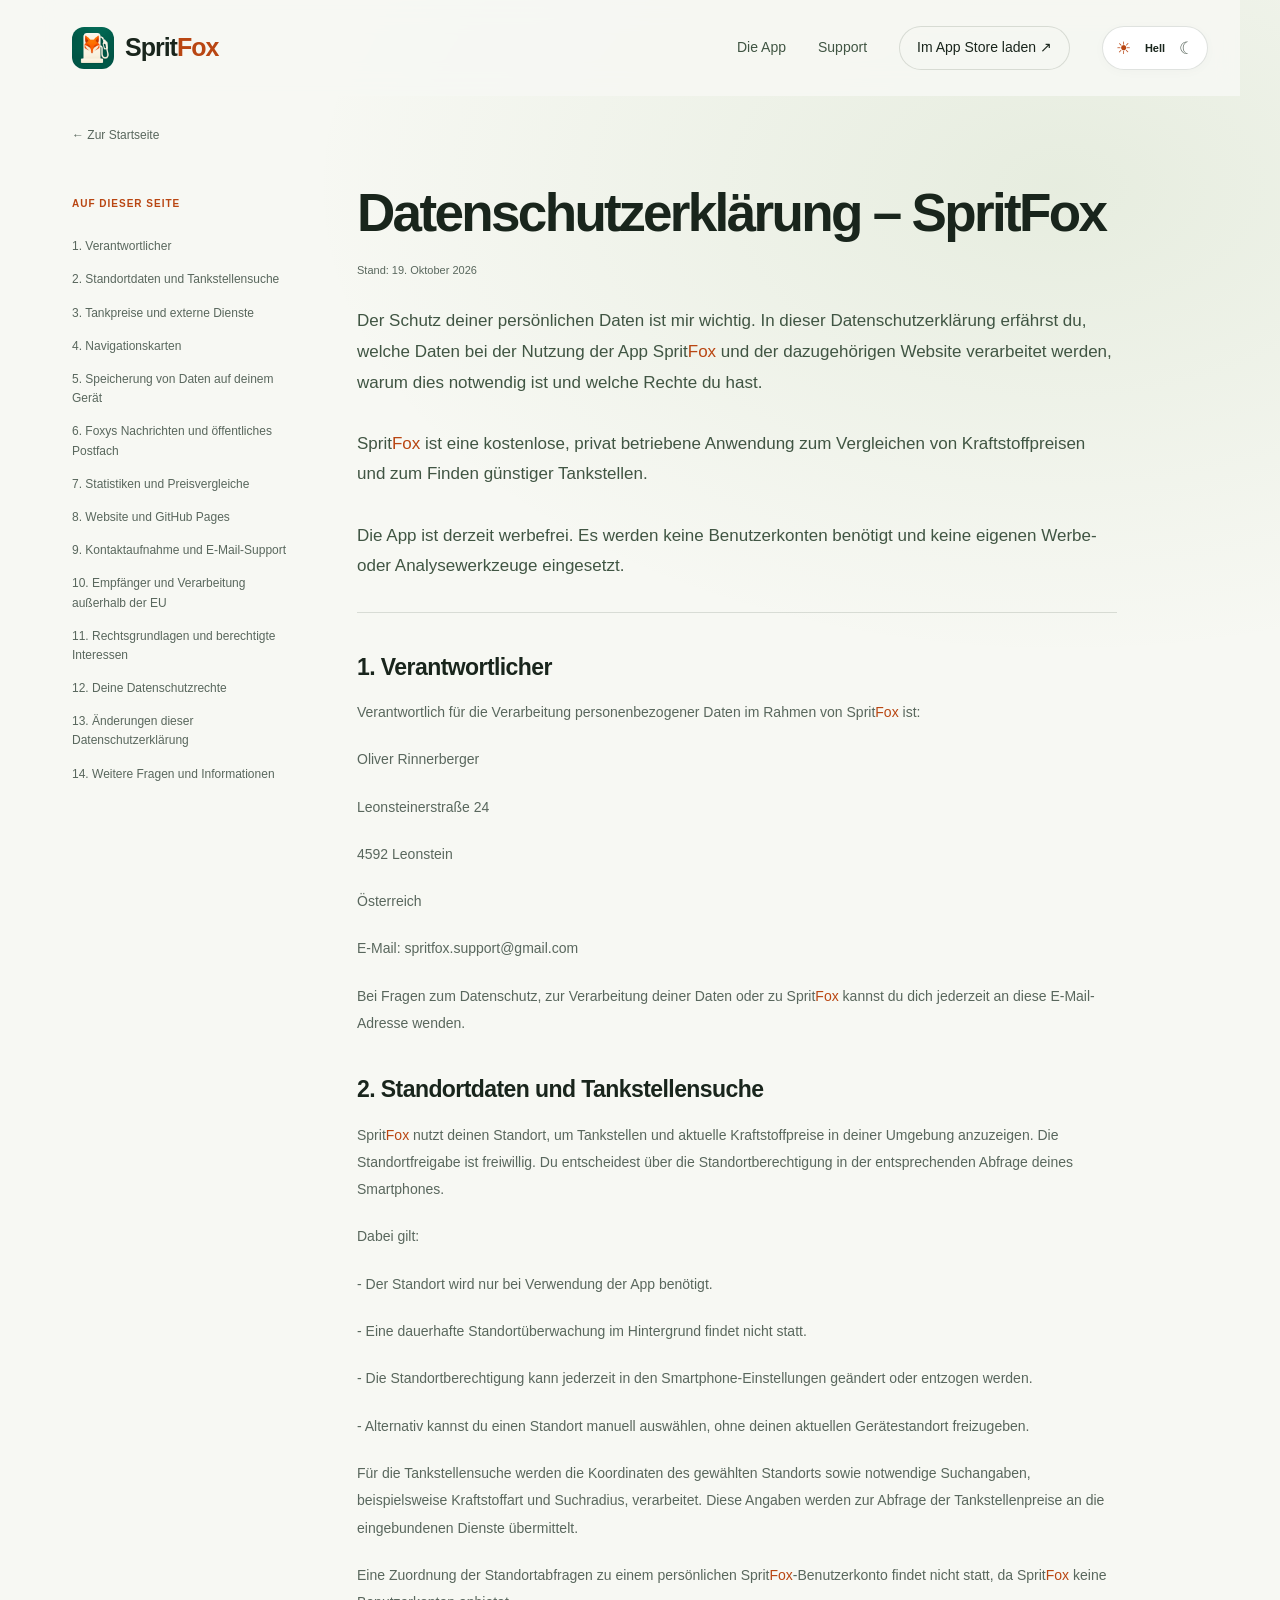
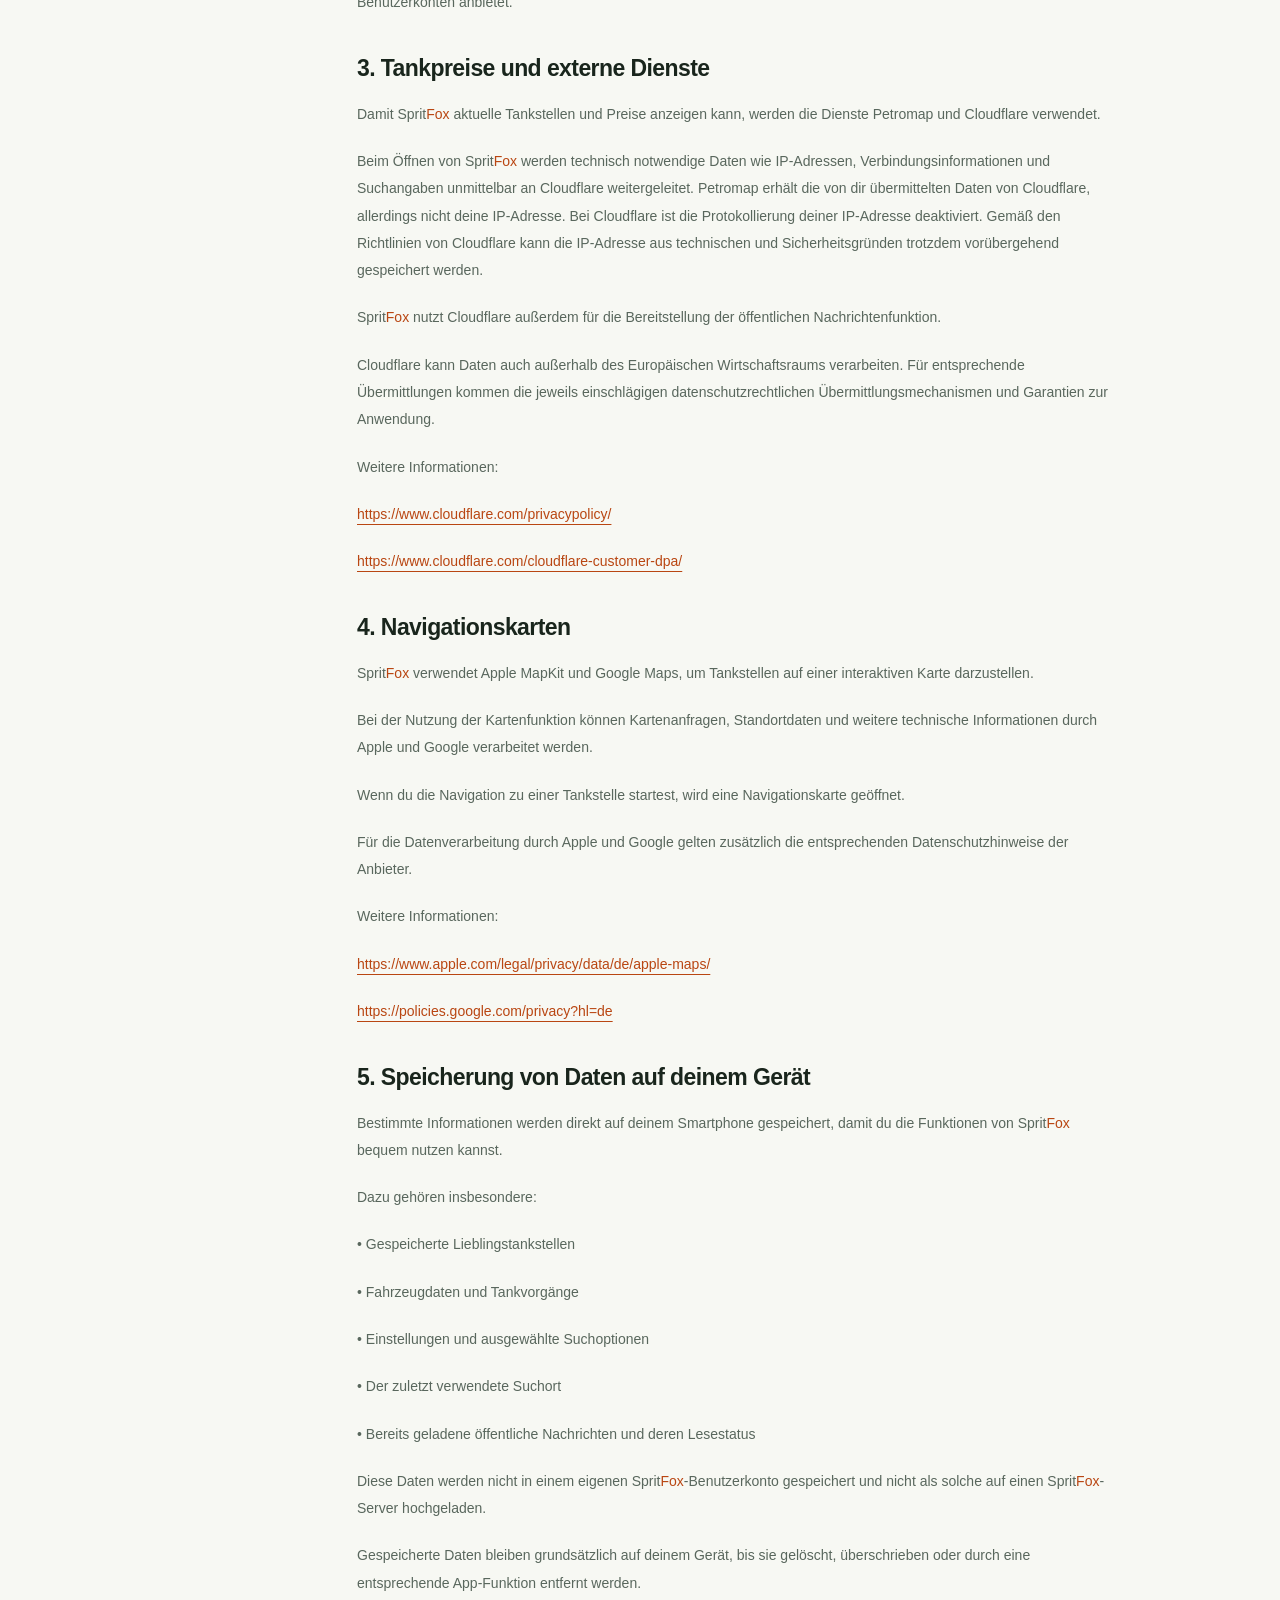
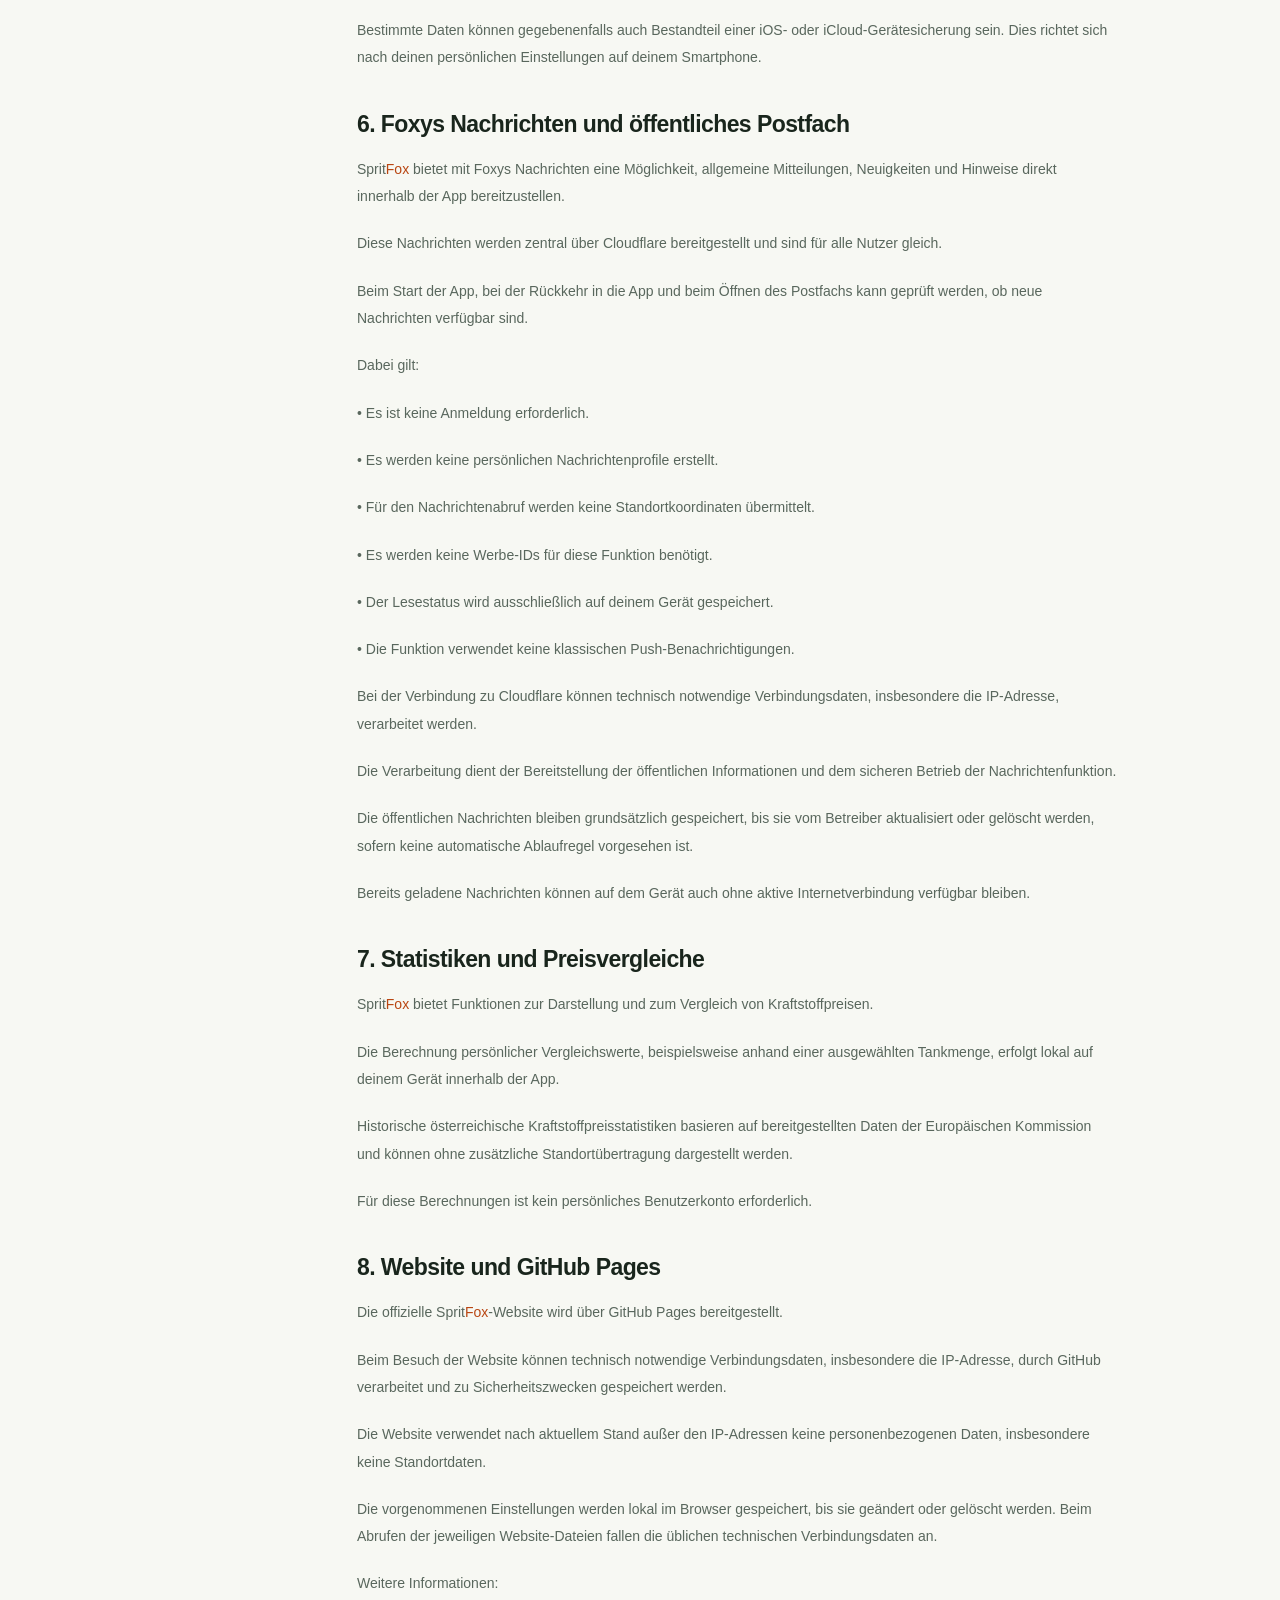
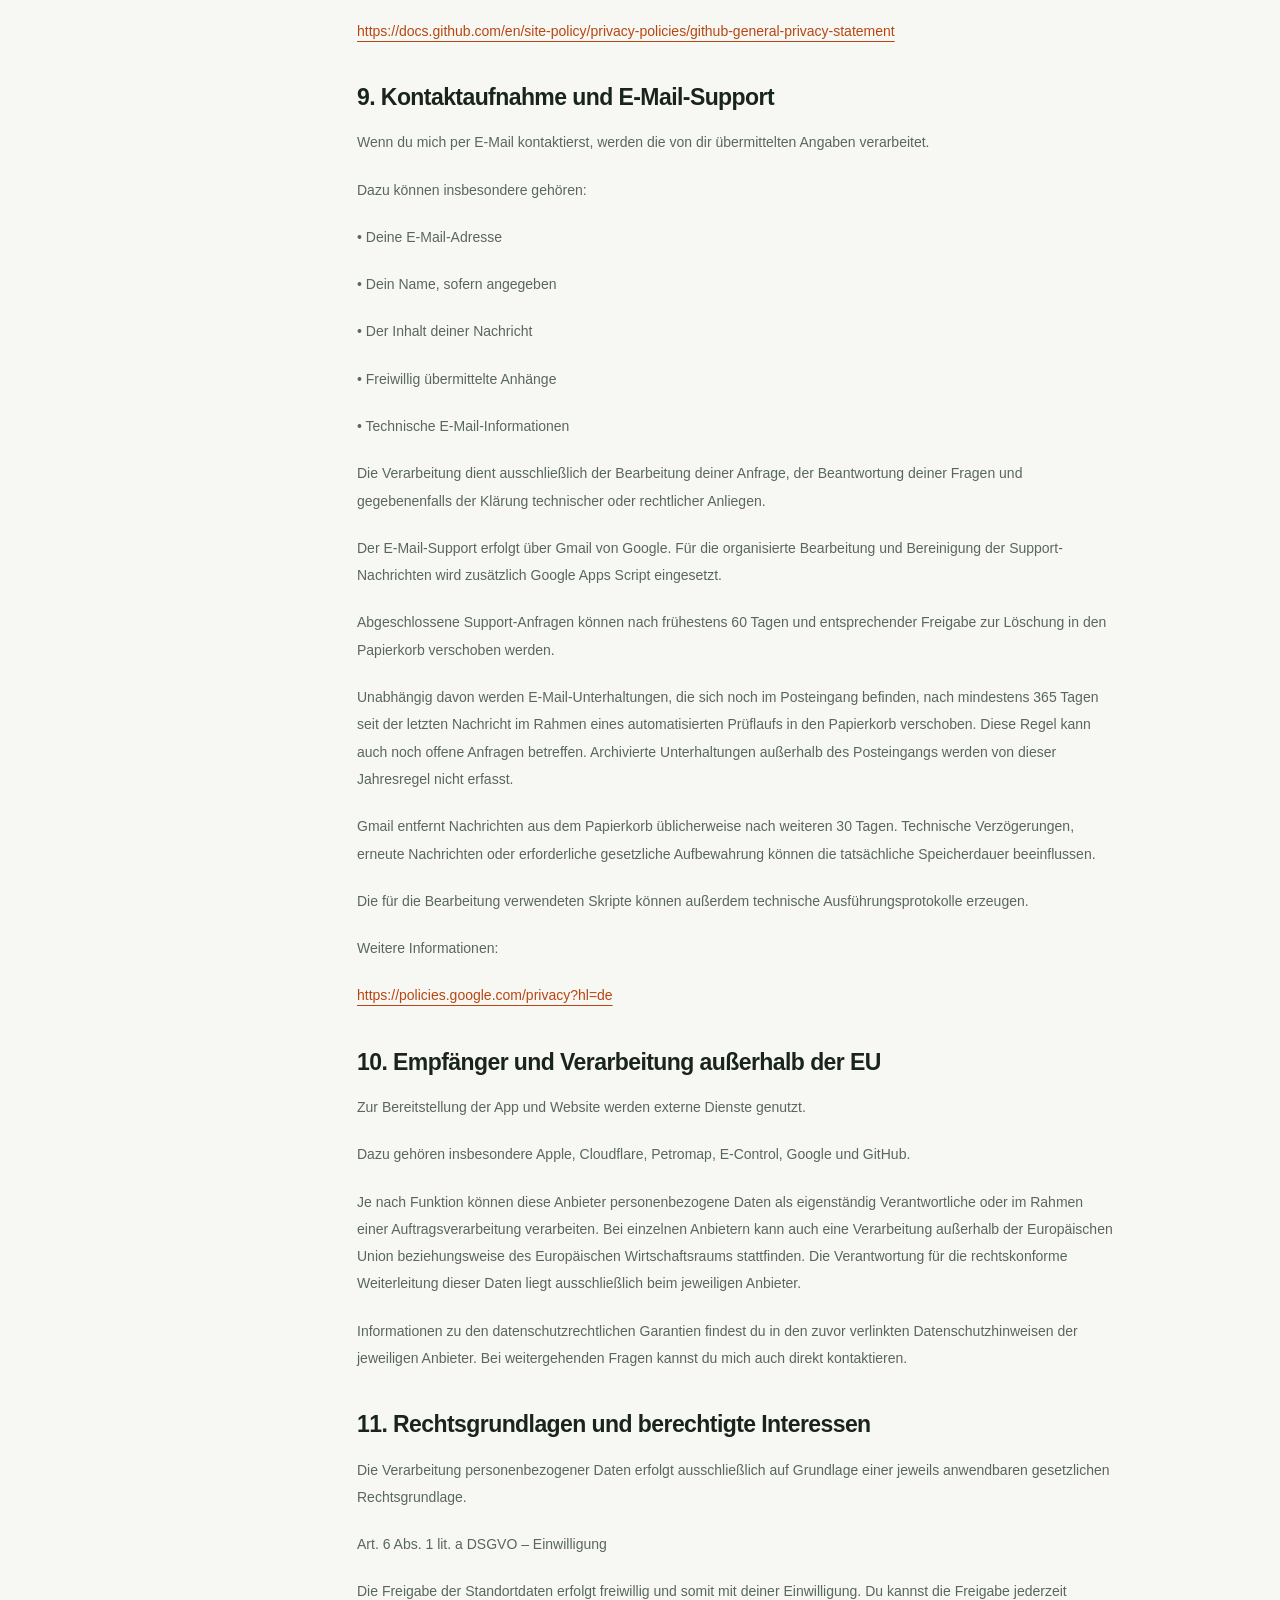
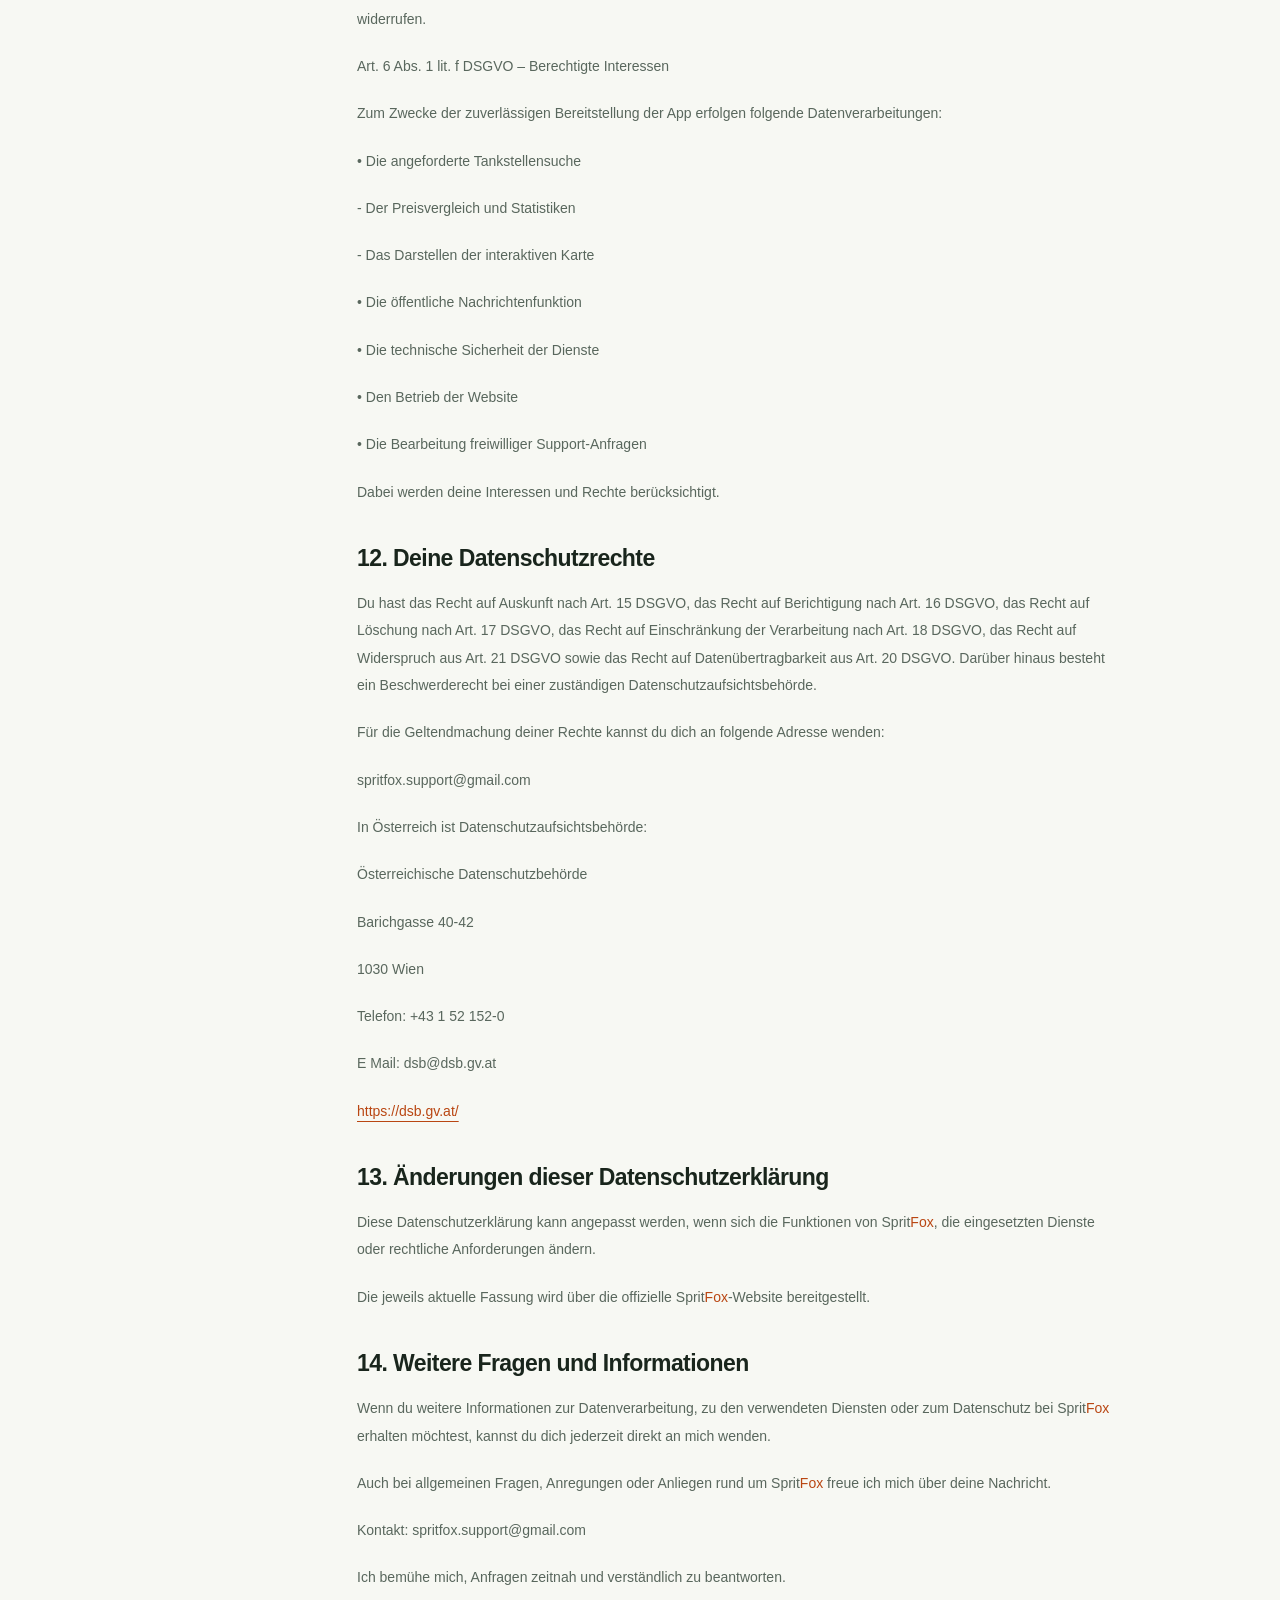
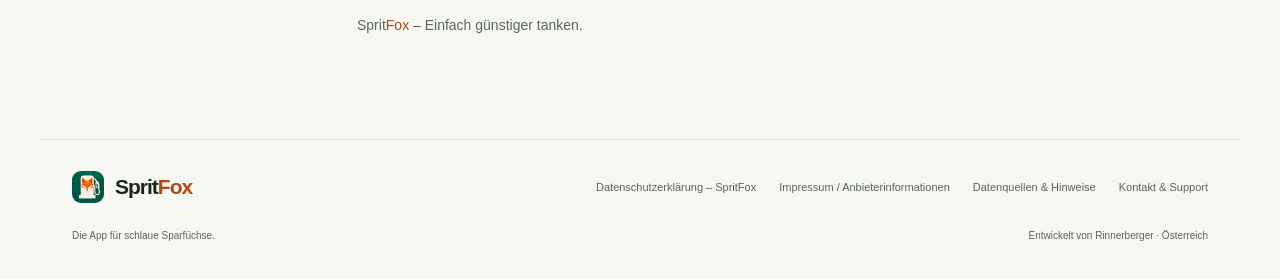
<file: datenschutz/index.html>
<!doctype html>
<html lang="de"><head><meta charset="utf-8"><meta name="viewport" content="width=device-width, initial-scale=1">
<meta name="robots" content="index, follow"><meta name="color-scheme" content="light dark">
<meta name="referrer" content="no-referrer">
<meta http-equiv="Content-Security-Policy" content="default-src 'none'; script-src 'self'; style-src 'self'; img-src 'self'; base-uri 'none'; form-action 'none'">
<meta name="description" content="SpritFox – Die App für schlaue Sparfüchse. Verfügbare Diesel- und Benzinpreise in Österreich und Deutschland vergleichen. Jetzt kostenlos im App Store für iPhone und iPad.">
<link rel="canonical" href="https://www.spritfox.at/datenschutz/">
<title>Datenschutzerklärung – SpritFox · SpritFox</title><script src="../theme-init.js"></script><script src="../site.js" defer></script><link rel="stylesheet" href="../styles.css"><link rel="icon" type="image/png" href="../foxy.png"></head>
<body><a class="skip-link" href="#inhalt">Zum Inhalt</a><header class="site-header"><a class="brand" href="../index.html" aria-label="SpritFox Startseite"><img src="../foxy.png" width="42" height="42" alt=""><span>Sprit<span class="fox">Fox</span></span></a><nav class="header-nav" aria-label="Hauptnavigation"><a href="../index.html#funktionen">Die App</a><a href="../support/index.html">Support</a><a class="nav-cta" href="https://apps.apple.com/at/app/spritfox/id6821762605">Im App Store laden <span aria-hidden="true">↗</span></a><div class="theme-controls"><button class="theme-toggle" id="theme-toggle" type="button" aria-pressed="false" aria-label="Dunkelmodus einschalten"><span class="theme-sun" aria-hidden="true">☀</span><span class="theme-label">Design</span><span class="theme-moon" aria-hidden="true">☾</span></button><button class="theme-reset" id="theme-reset" type="button" hidden title="Systemeinstellung verwenden" aria-label="Systemeinstellung verwenden">Auto</button></div></nav></header>
<main id="inhalt" class="legal-main"><a class="breadcrumb" href="../index.html">← Zur Startseite</a><div class="legal-layout"><nav class="legal-toc" aria-label="Inhaltsverzeichnis"><strong>AUF DIESER SEITE</strong><a href="#abschnitt-1">1. Verantwortlicher</a><a href="#abschnitt-2">2. Standortdaten und Tankstellensuche</a><a href="#abschnitt-3">3. Tankpreise und externe Dienste</a><a href="#abschnitt-4">4. Navigationskarten</a><a href="#abschnitt-5">5. Speicherung von Daten auf deinem Gerät</a><a href="#abschnitt-6">6. Foxys Nachrichten und öffentliches Postfach</a><a href="#abschnitt-7">7. Statistiken und Preisvergleiche</a><a href="#abschnitt-8">8. Website und GitHub Pages</a><a href="#abschnitt-9">9. Kontaktaufnahme und E-Mail-Support</a><a href="#abschnitt-10">10. Empfänger und Verarbeitung außerhalb der EU</a><a href="#abschnitt-11">11. Rechtsgrundlagen und berechtigte Interessen</a><a href="#abschnitt-12">12. Deine Datenschutzrechte</a><a href="#abschnitt-13">13. Änderungen dieser Datenschutzerklärung</a><a href="#abschnitt-14">14. Weitere Fragen und Informationen</a></nav><article class="legal-article"><h1>Datenschutzerklärung – SpritFox</h1><p class="date">Stand: 19. Oktober 2026</p><p class="summary">Der Schutz deiner persönlichen Daten ist mir wichtig. In dieser Datenschutzerklärung erfährst du, welche Daten bei der Nutzung der App Sprit<span class="fox">Fox</span> und der dazugehörigen Website verarbeitet werden, warum dies notwendig ist und welche Rechte du hast.<br><br>Sprit<span class="fox">Fox</span> ist eine kostenlose, privat betriebene Anwendung zum Vergleichen von Kraftstoffpreisen und zum Finden günstiger Tankstellen.<br><br>Die App ist derzeit werbefrei. Es werden keine Benutzerkonten benötigt und keine eigenen Werbe- oder Analysewerkzeuge eingesetzt.</p><section id="abschnitt-1"><h2>1. Verantwortlicher</h2><p>Verantwortlich für die Verarbeitung personenbezogener Daten im Rahmen von Sprit<span class="fox">Fox</span> ist:</p><p>Oliver Rinnerberger</p><p>Leonsteinerstraße 24</p><p>4592 Leonstein</p><p>Österreich</p><p>E-Mail: spritfox.support@gmail.com</p><p>Bei Fragen zum Datenschutz, zur Verarbeitung deiner Daten oder zu Sprit<span class="fox">Fox</span> kannst du dich jederzeit an diese E-Mail-Adresse wenden.</p></section><section id="abschnitt-2"><h2>2. Standortdaten und Tankstellensuche</h2><p>Sprit<span class="fox">Fox</span> nutzt deinen Standort, um Tankstellen und aktuelle Kraftstoffpreise in deiner Umgebung anzuzeigen. Die Standortfreigabe ist freiwillig. Du entscheidest über die Standortberechtigung in der entsprechenden Abfrage deines Smartphones.</p><p>Dabei gilt:</p><p>- Der Standort wird nur bei Verwendung der App benötigt.</p><p>- Eine dauerhafte Standortüberwachung im Hintergrund findet nicht statt.</p><p>- Die Standortberechtigung kann jederzeit in den Smartphone-Einstellungen geändert oder entzogen werden.</p><p>- Alternativ kannst du einen Standort manuell auswählen, ohne deinen aktuellen Gerätestandort freizugeben.</p><p>Für die Tankstellensuche werden die Koordinaten des gewählten Standorts sowie notwendige Suchangaben, beispielsweise Kraftstoffart und Suchradius, verarbeitet. Diese Angaben werden zur Abfrage der Tankstellenpreise an die eingebundenen Dienste übermittelt.</p><p>Eine Zuordnung der Standortabfragen zu einem persönlichen Sprit<span class="fox">Fox</span>-Benutzerkonto findet nicht statt, da Sprit<span class="fox">Fox</span> keine Benutzerkonten anbietet.</p></section><section id="abschnitt-3"><h2>3. Tankpreise und externe Dienste</h2><p>Damit Sprit<span class="fox">Fox</span> aktuelle Tankstellen und Preise anzeigen kann, werden die Dienste Petromap und Cloudflare verwendet.</p><p>Beim Öffnen von Sprit<span class="fox">Fox</span> werden technisch notwendige Daten wie IP-Adressen, Verbindungsinformationen und Suchangaben unmittelbar an Cloudflare weitergeleitet. Petromap erhält die von dir übermittelten Daten von Cloudflare, allerdings nicht deine IP-Adresse. Bei Cloudflare ist die Protokollierung deiner IP-Adresse deaktiviert. Gemäß den Richtlinien von Cloudflare kann die IP-Adresse aus technischen und Sicherheitsgründen trotzdem vorübergehend gespeichert werden.</p><p>Sprit<span class="fox">Fox</span> nutzt Cloudflare außerdem für die Bereitstellung der öffentlichen Nachrichtenfunktion.</p><p>Cloudflare kann Daten auch außerhalb des Europäischen Wirtschaftsraums verarbeiten. Für entsprechende Übermittlungen kommen die jeweils einschlägigen datenschutzrechtlichen Übermittlungsmechanismen und Garantien zur Anwendung.</p><p>Weitere Informationen:</p><p><a href="https://www.cloudflare.com/privacypolicy/">https://www.cloudflare.com/privacypolicy/</a></p><p><a href="https://www.cloudflare.com/cloudflare-customer-dpa/">https://www.cloudflare.com/cloudflare-customer-dpa/</a></p></section><section id="abschnitt-4"><h2>4. Navigationskarten</h2><p>Sprit<span class="fox">Fox</span> verwendet Apple MapKit und Google Maps, um Tankstellen auf einer interaktiven Karte darzustellen.</p><p>Bei der Nutzung der Kartenfunktion können Kartenanfragen, Standortdaten und weitere technische Informationen durch Apple und Google verarbeitet werden.</p><p>Wenn du die Navigation zu einer Tankstelle startest, wird eine Navigationskarte geöffnet.</p><p>Für die Datenverarbeitung durch Apple und Google gelten zusätzlich die entsprechenden Datenschutzhinweise der Anbieter.</p><p>Weitere Informationen:</p><p><a href="https://www.apple.com/legal/privacy/data/de/apple-maps/">https://www.apple.com/legal/privacy/data/de/apple-maps/</a></p><p><a href="https://policies.google.com/privacy?hl=de">https://policies.google.com/privacy?hl=de</a></p></section><section id="abschnitt-5"><h2>5. Speicherung von Daten auf deinem Gerät</h2><p>Bestimmte Informationen werden direkt auf deinem Smartphone gespeichert, damit du die Funktionen von Sprit<span class="fox">Fox</span> bequem nutzen kannst.</p><p>Dazu gehören insbesondere:</p><p>• Gespeicherte Lieblingstankstellen</p><p>• Fahrzeugdaten und Tankvorgänge</p><p>• Einstellungen und ausgewählte Suchoptionen</p><p>• Der zuletzt verwendete Suchort</p><p>• Bereits geladene öffentliche Nachrichten und deren Lesestatus</p><p>Diese Daten werden nicht in einem eigenen Sprit<span class="fox">Fox</span>-Benutzerkonto gespeichert und nicht als solche auf einen Sprit<span class="fox">Fox</span>-Server hochgeladen.</p><p>Gespeicherte Daten bleiben grundsätzlich auf deinem Gerät, bis sie gelöscht, überschrieben oder durch eine entsprechende App-Funktion entfernt werden.</p><p>Bestimmte Daten können gegebenenfalls auch Bestandteil einer iOS- oder iCloud-Gerätesicherung sein. Dies richtet sich nach deinen persönlichen Einstellungen auf deinem Smartphone.</p></section><section id="abschnitt-6"><h2>6. Foxys Nachrichten und öffentliches Postfach</h2><p>Sprit<span class="fox">Fox</span> bietet mit Foxys Nachrichten eine Möglichkeit, allgemeine Mitteilungen, Neuigkeiten und Hinweise direkt innerhalb der App bereitzustellen.</p><p>Diese Nachrichten werden zentral über Cloudflare bereitgestellt und sind für alle Nutzer gleich.</p><p>Beim Start der App, bei der Rückkehr in die App und beim Öffnen des Postfachs kann geprüft werden, ob neue Nachrichten verfügbar sind.</p><p>Dabei gilt:</p><p>• Es ist keine Anmeldung erforderlich.</p><p>• Es werden keine persönlichen Nachrichtenprofile erstellt.</p><p>• Für den Nachrichtenabruf werden keine Standortkoordinaten übermittelt.</p><p>• Es werden keine Werbe-IDs für diese Funktion benötigt.</p><p>• Der Lesestatus wird ausschließlich auf deinem Gerät gespeichert.</p><p>• Die Funktion verwendet keine klassischen Push-Benachrichtigungen.</p><p>Bei der Verbindung zu Cloudflare können technisch notwendige Verbindungsdaten, insbesondere die IP-Adresse, verarbeitet werden.</p><p>Die Verarbeitung dient der Bereitstellung der öffentlichen Informationen und dem sicheren Betrieb der Nachrichtenfunktion.</p><p>Die öffentlichen Nachrichten bleiben grundsätzlich gespeichert, bis sie vom Betreiber aktualisiert oder gelöscht werden, sofern keine automatische Ablaufregel vorgesehen ist.</p><p>Bereits geladene Nachrichten können auf dem Gerät auch ohne aktive Internetverbindung verfügbar bleiben.</p></section><section id="abschnitt-7"><h2>7. Statistiken und Preisvergleiche</h2><p>Sprit<span class="fox">Fox</span> bietet Funktionen zur Darstellung und zum Vergleich von Kraftstoffpreisen.</p><p>Die Berechnung persönlicher Vergleichswerte, beispielsweise anhand einer ausgewählten Tankmenge, erfolgt lokal auf deinem Gerät innerhalb der App.</p><p>Historische österreichische Kraftstoffpreisstatistiken basieren auf bereitgestellten Daten der Europäischen Kommission und können ohne zusätzliche Standortübertragung dargestellt werden.</p><p>Für diese Berechnungen ist kein persönliches Benutzerkonto erforderlich.</p></section><section id="abschnitt-8"><h2>8. Website und GitHub Pages</h2><p>Die offizielle Sprit<span class="fox">Fox</span>-Website wird über GitHub Pages bereitgestellt.</p><p>Beim Besuch der Website können technisch notwendige Verbindungsdaten, insbesondere die IP-Adresse, durch GitHub verarbeitet und zu Sicherheitszwecken gespeichert werden.</p><p>Die Website verwendet nach aktuellem Stand außer den IP-Adressen keine personenbezogenen Daten, insbesondere keine Standortdaten.</p><p>Die vorgenommenen Einstellungen werden lokal im Browser gespeichert, bis sie geändert oder gelöscht werden. Beim Abrufen der jeweiligen Website-Dateien fallen die üblichen technischen Verbindungsdaten an.</p><p>Weitere Informationen:</p><p><a href="https://docs.github.com/en/site-policy/privacy-policies/github-general-privacy-statement">https://docs.github.com/en/site-policy/privacy-policies/github-general-privacy-statement</a></p></section><section id="abschnitt-9"><h2>9. Kontaktaufnahme und E-Mail-Support</h2><p>Wenn du mich per E-Mail kontaktierst, werden die von dir übermittelten Angaben verarbeitet.</p><p>Dazu können insbesondere gehören:</p><p>• Deine E-Mail-Adresse</p><p>• Dein Name, sofern angegeben</p><p>• Der Inhalt deiner Nachricht</p><p>• Freiwillig übermittelte Anhänge</p><p>• Technische E-Mail-Informationen</p><p>Die Verarbeitung dient ausschließlich der Bearbeitung deiner Anfrage, der Beantwortung deiner Fragen und gegebenenfalls der Klärung technischer oder rechtlicher Anliegen.</p><p>Der E-Mail-Support erfolgt über Gmail von Google. Für die organisierte Bearbeitung und Bereinigung der Support-Nachrichten wird zusätzlich Google Apps Script eingesetzt.</p><p>Abgeschlossene Support-Anfragen können nach frühestens 60 Tagen und entsprechender Freigabe zur Löschung in den Papierkorb verschoben werden.</p><p>Unabhängig davon werden E-Mail-Unterhaltungen, die sich noch im Posteingang befinden, nach mindestens 365 Tagen seit der letzten Nachricht im Rahmen eines automatisierten Prüflaufs in den Papierkorb verschoben. Diese Regel kann auch noch offene Anfragen betreffen. Archivierte Unterhaltungen außerhalb des Posteingangs werden von dieser Jahresregel nicht erfasst.</p><p>Gmail entfernt Nachrichten aus dem Papierkorb üblicherweise nach weiteren 30 Tagen. Technische Verzögerungen, erneute Nachrichten oder erforderliche gesetzliche Aufbewahrung können die tatsächliche Speicherdauer beeinflussen.</p><p>Die für die Bearbeitung verwendeten Skripte können außerdem technische Ausführungsprotokolle erzeugen.</p><p>Weitere Informationen:</p><p><a href="https://policies.google.com/privacy?hl=de">https://policies.google.com/privacy?hl=de</a></p></section><section id="abschnitt-10"><h2>10. Empfänger und Verarbeitung außerhalb der EU</h2><p>Zur Bereitstellung der App und Website werden externe Dienste genutzt.</p><p>Dazu gehören insbesondere Apple, Cloudflare, Petromap, E-Control, Google und GitHub.</p><p>Je nach Funktion können diese Anbieter personenbezogene Daten als eigenständig Verantwortliche oder im Rahmen einer Auftragsverarbeitung verarbeiten. Bei einzelnen Anbietern kann auch eine Verarbeitung außerhalb der Europäischen Union beziehungsweise des Europäischen Wirtschaftsraums stattfinden. Die Verantwortung für die rechtskonforme Weiterleitung dieser Daten liegt ausschließlich beim jeweiligen Anbieter.</p><p>Informationen zu den datenschutzrechtlichen Garantien findest du in den zuvor verlinkten Datenschutzhinweisen der jeweiligen Anbieter. Bei weitergehenden Fragen kannst du mich auch direkt kontaktieren.</p></section><section id="abschnitt-11"><h2>11. Rechtsgrundlagen und berechtigte Interessen</h2><p>Die Verarbeitung personenbezogener Daten erfolgt ausschließlich auf Grundlage einer jeweils anwendbaren gesetzlichen Rechtsgrundlage.</p><p>Art. 6 Abs. 1 lit. a DSGVO – Einwilligung</p><p>Die Freigabe der Standortdaten erfolgt freiwillig und somit mit deiner Einwilligung. Du kannst die Freigabe jederzeit widerrufen.</p><p>Art. 6 Abs. 1 lit. f DSGVO – Berechtigte Interessen</p><p>Zum Zwecke der zuverlässigen Bereitstellung der App erfolgen folgende Datenverarbeitungen:</p><p>• Die angeforderte Tankstellensuche</p><p>- Der Preisvergleich und Statistiken</p><p>- Das Darstellen der interaktiven Karte</p><p>• Die öffentliche Nachrichtenfunktion</p><p>• Die technische Sicherheit der Dienste</p><p>• Den Betrieb der Website</p><p>• Die Bearbeitung freiwilliger Support-Anfragen</p><p>Dabei werden deine Interessen und Rechte berücksichtigt.</p></section><section id="abschnitt-12"><h2>12. Deine Datenschutzrechte</h2><p>Du hast das Recht auf Auskunft nach Art. 15 DSGVO, das Recht auf Berichtigung nach Art. 16 DSGVO, das Recht auf Löschung nach Art. 17 DSGVO, das Recht auf Einschränkung der Verarbeitung nach Art. 18 DSGVO, das Recht auf Widerspruch aus Art. 21 DSGVO sowie das Recht auf Datenübertragbarkeit aus Art. 20 DSGVO. Darüber hinaus besteht ein Beschwerderecht bei einer zuständigen Datenschutzaufsichtsbehörde.</p><p>Für die Geltendmachung deiner Rechte kannst du dich an folgende Adresse wenden:</p><p>spritfox.support@gmail.com</p><p>In Österreich ist Datenschutzaufsichtsbehörde:</p><p>Österreichische Datenschutzbehörde</p><p>Barichgasse 40-42</p><p>1030 Wien</p><p>Telefon: +43 1 52 152-0</p><p>E Mail: dsb@dsb.gv.at</p><p><a href="https://dsb.gv.at/">https://dsb.gv.at/</a></p></section><section id="abschnitt-13"><h2>13. Änderungen dieser Datenschutzerklärung</h2><p>Diese Datenschutzerklärung kann angepasst werden, wenn sich die Funktionen von Sprit<span class="fox">Fox</span>, die eingesetzten Dienste oder rechtliche Anforderungen ändern.</p><p>Die jeweils aktuelle Fassung wird über die offizielle Sprit<span class="fox">Fox</span>-Website bereitgestellt.</p></section><section id="abschnitt-14"><h2>14. Weitere Fragen und Informationen</h2><p>Wenn du weitere Informationen zur Datenverarbeitung, zu den verwendeten Diensten oder zum Datenschutz bei Sprit<span class="fox">Fox</span> erhalten möchtest, kannst du dich jederzeit direkt an mich wenden.</p><p>Auch bei allgemeinen Fragen, Anregungen oder Anliegen rund um Sprit<span class="fox">Fox</span> freue ich mich über deine Nachricht.</p><p>Kontakt: spritfox.support@gmail.com</p><p>Ich bemühe mich, Anfragen zeitnah und verständlich zu beantworten.</p><p>Sprit<span class="fox">Fox</span> – Einfach günstiger tanken.</p></section></article></div></main><footer class="site-footer"><div class="footer-top"><a class="brand" href="../index.html" aria-label="SpritFox Startseite"><img src="../foxy.png" width="42" height="42" alt=""><span>Sprit<span class="fox">Fox</span></span></a><nav class="footer-nav" aria-label="Rechtliche Informationen"><a href="../datenschutz/index.html" aria-current="page">Datenschutzerklärung – SpritFox</a><a href="../impressum/index.html">Impressum / Anbieterinformationen</a><a href="../datenquellen/index.html">Datenquellen &amp; Hinweise</a><a href="../support/index.html">Kontakt &amp; Support</a></nav></div><div class="footer-bottom"><span>Die App für schlaue Sparfüchse.</span><span>Entwickelt von Rinnerberger · Österreich</span></div></footer></body></html>
</file>
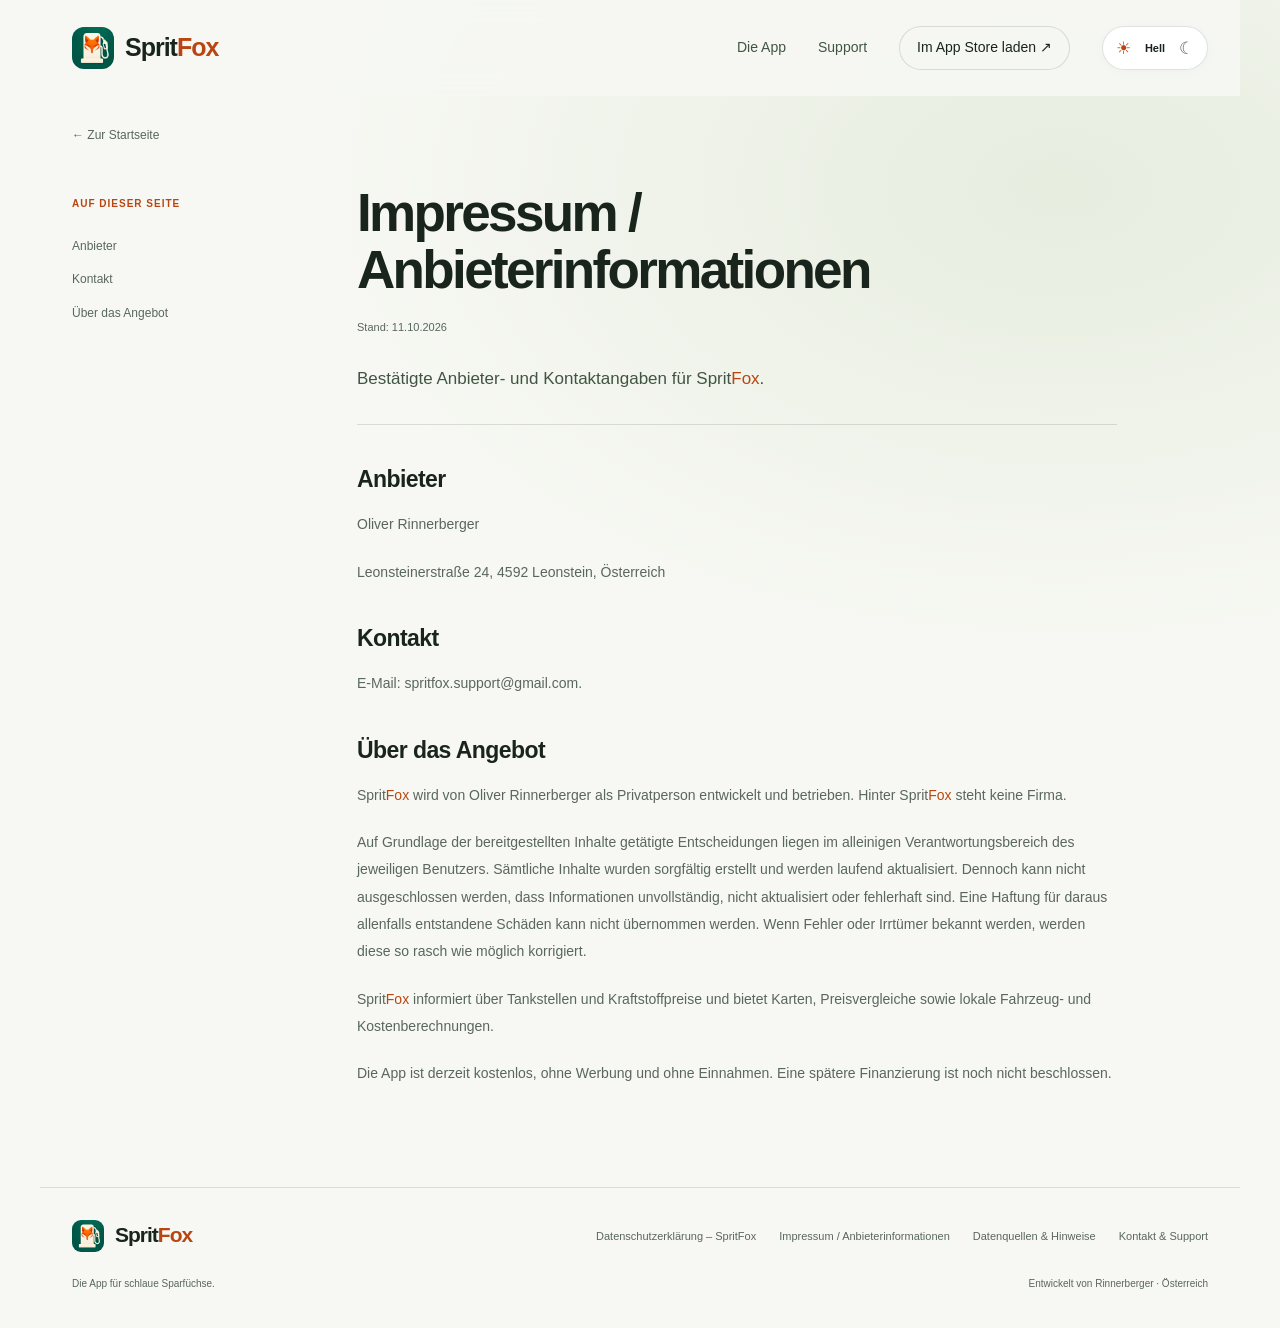
<file: impressum/index.html>
<!doctype html>
<html lang="de"><head><meta charset="utf-8"><meta name="viewport" content="width=device-width, initial-scale=1">
<meta name="robots" content="index, follow"><meta name="color-scheme" content="light dark">
<meta name="referrer" content="no-referrer">
<meta http-equiv="Content-Security-Policy" content="default-src 'none'; script-src 'self'; style-src 'self'; img-src 'self'; base-uri 'none'; form-action 'none'">
<meta name="description" content="SpritFox – Die App für schlaue Sparfüchse. Verfügbare Diesel- und Benzinpreise in Österreich und Deutschland vergleichen. Jetzt kostenlos im App Store für iPhone und iPad.">
<link rel="canonical" href="https://www.spritfox.at/impressum/">
<title>Impressum / Anbieterinformationen · SpritFox</title><script src="../theme-init.js"></script><script src="../site.js" defer></script><link rel="stylesheet" href="../styles.css"><link rel="icon" type="image/png" href="../foxy.png"></head>
<body><a class="skip-link" href="#inhalt">Zum Inhalt</a><header class="site-header"><a class="brand" href="../index.html" aria-label="SpritFox Startseite"><img src="../foxy.png" width="42" height="42" alt=""><span>Sprit<span class="fox">Fox</span></span></a><nav class="header-nav" aria-label="Hauptnavigation"><a href="../index.html#funktionen">Die App</a><a href="../support/index.html">Support</a><a class="nav-cta" href="https://apps.apple.com/at/app/spritfox/id6821762605">Im App Store laden <span aria-hidden="true">↗</span></a><div class="theme-controls"><button class="theme-toggle" id="theme-toggle" type="button" aria-pressed="false" aria-label="Dunkelmodus einschalten"><span class="theme-sun" aria-hidden="true">☀</span><span class="theme-label">Design</span><span class="theme-moon" aria-hidden="true">☾</span></button><button class="theme-reset" id="theme-reset" type="button" hidden title="Systemeinstellung verwenden" aria-label="Systemeinstellung verwenden">Auto</button></div></nav></header>
<main id="inhalt" class="legal-main"><a class="breadcrumb" href="../index.html">← Zur Startseite</a><div class="legal-layout"><nav class="legal-toc" aria-label="Inhaltsverzeichnis"><strong>AUF DIESER SEITE</strong><a href="#abschnitt-1">Anbieter</a><a href="#abschnitt-2">Kontakt</a><a href="#abschnitt-3">Über das Angebot</a></nav><article class="legal-article"><h1>Impressum / Anbieterinformationen</h1><p class="date">Stand: 11.10.2026</p><p class="summary">Bestätigte Anbieter- und Kontaktangaben für Sprit<span class="fox">Fox</span>.</p><section id="abschnitt-1"><h2>Anbieter</h2><p>Oliver Rinnerberger</p><p>Leonsteinerstraße 24, 4592 Leonstein, Österreich</p></section><section id="abschnitt-2"><h2>Kontakt</h2><p>E-Mail: spritfox.support@gmail.com.</p></section><section id="abschnitt-3"><h2>Über das Angebot</h2><p>Sprit<span class="fox">Fox</span> wird von Oliver Rinnerberger als Privatperson entwickelt und betrieben. Hinter Sprit<span class="fox">Fox</span> steht keine Firma.</p><p>Auf Grundlage der bereitgestellten Inhalte getätigte Entscheidungen liegen im alleinigen Verantwortungsbereich des jeweiligen Benutzers. Sämtliche Inhalte wurden sorgfältig erstellt und werden laufend aktualisiert. Dennoch kann nicht ausgeschlossen werden, dass Informationen unvollständig, nicht aktualisiert oder fehlerhaft sind. Eine Haftung für daraus allenfalls entstandene Schäden kann nicht übernommen werden. Wenn Fehler oder Irrtümer bekannt werden, werden diese so rasch wie möglich korrigiert.</p><p>Sprit<span class="fox">Fox</span> informiert über Tankstellen und Kraftstoffpreise und bietet Karten, Preisvergleiche sowie lokale Fahrzeug- und Kostenberechnungen.</p><p>Die App ist derzeit kostenlos, ohne Werbung und ohne Einnahmen. Eine spätere Finanzierung ist noch nicht beschlossen.</p></section></article></div></main><footer class="site-footer"><div class="footer-top"><a class="brand" href="../index.html" aria-label="SpritFox Startseite"><img src="../foxy.png" width="42" height="42" alt=""><span>Sprit<span class="fox">Fox</span></span></a><nav class="footer-nav" aria-label="Rechtliche Informationen"><a href="../datenschutz/index.html">Datenschutzerklärung – SpritFox</a><a href="../impressum/index.html" aria-current="page">Impressum / Anbieterinformationen</a><a href="../datenquellen/index.html">Datenquellen &amp; Hinweise</a><a href="../support/index.html">Kontakt &amp; Support</a></nav></div><div class="footer-bottom"><span>Die App für schlaue Sparfüchse.</span><span>Entwickelt von Rinnerberger · Österreich</span></div></footer></body></html>
</file>
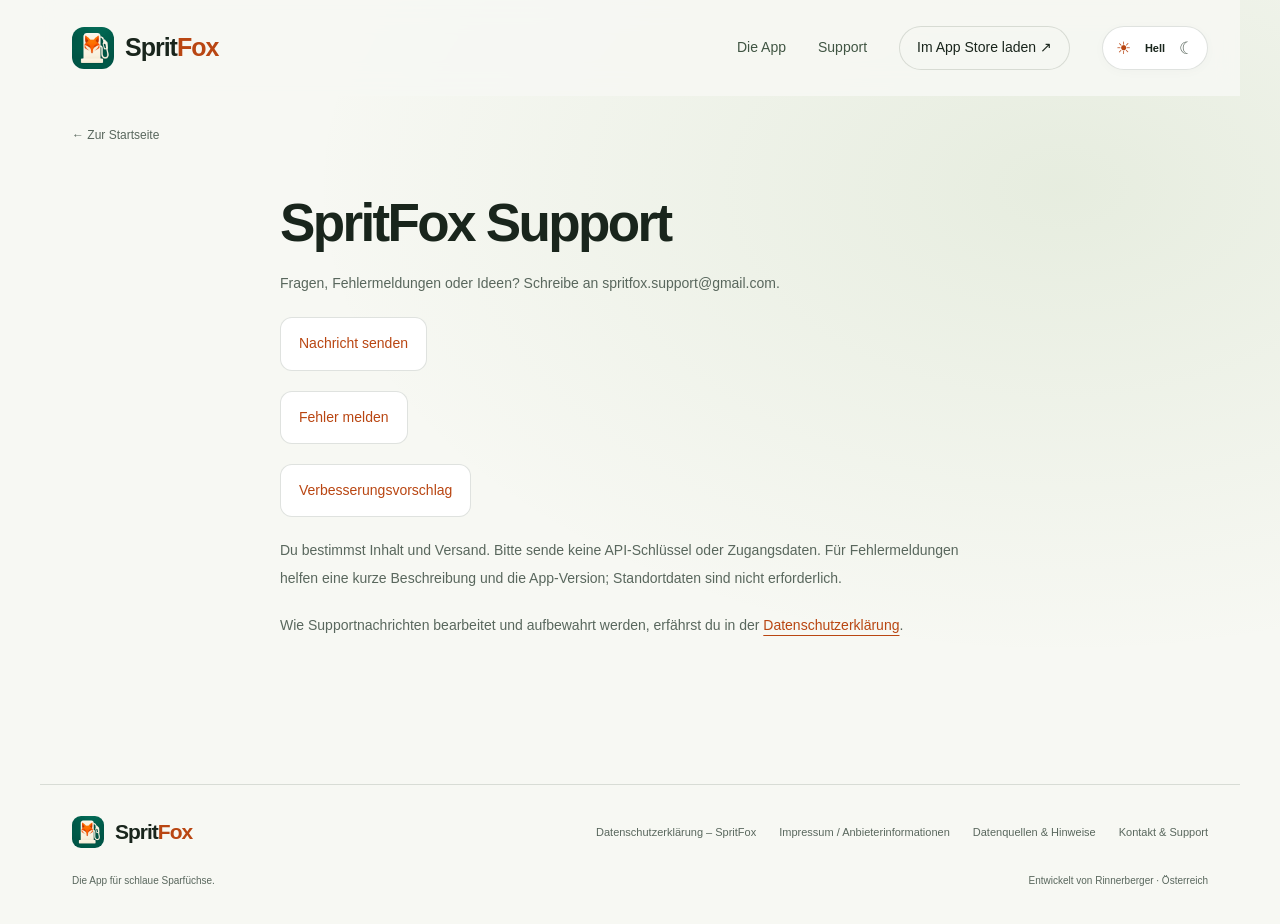
<file: support/index.html>
<!doctype html>
<html lang="de"><head><meta charset="utf-8"><meta name="viewport" content="width=device-width, initial-scale=1">
<meta name="robots" content="index, follow"><meta name="color-scheme" content="light dark">
<meta name="referrer" content="no-referrer">
<meta http-equiv="Content-Security-Policy" content="default-src 'none'; script-src 'self'; style-src 'self'; img-src 'self'; base-uri 'none'; form-action 'none'">
<meta name="description" content="SpritFox – Die App für schlaue Sparfüchse. Verfügbare Diesel- und Benzinpreise in Österreich und Deutschland vergleichen. Jetzt kostenlos im App Store für iPhone und iPad.">
<link rel="canonical" href="https://www.spritfox.at/support/">
<title>Kontakt &amp; Support · SpritFox</title><script src="../theme-init.js"></script><script src="../site.js" defer></script><link rel="stylesheet" href="../styles.css"><link rel="icon" type="image/png" href="../foxy.png"></head>
<body><a class="skip-link" href="#inhalt">Zum Inhalt</a><header class="site-header"><a class="brand" href="../index.html" aria-label="SpritFox Startseite"><img src="../foxy.png" width="42" height="42" alt=""><span>Sprit<span class="fox">Fox</span></span></a><nav class="header-nav" aria-label="Hauptnavigation"><a href="../index.html#funktionen">Die App</a><a href="../support/index.html">Support</a><a class="nav-cta" href="https://apps.apple.com/at/app/spritfox/id6821762605">Im App Store laden <span aria-hidden="true">↗</span></a><div class="theme-controls"><button class="theme-toggle" id="theme-toggle" type="button" aria-pressed="false" aria-label="Dunkelmodus einschalten"><span class="theme-sun" aria-hidden="true">☀</span><span class="theme-label">Design</span><span class="theme-moon" aria-hidden="true">☾</span></button><button class="theme-reset" id="theme-reset" type="button" hidden title="Systemeinstellung verwenden" aria-label="Systemeinstellung verwenden">Auto</button></div></nav></header>
<main id="inhalt" class="legal-main"><a class="breadcrumb" href="../index.html">← Zur Startseite</a><article class="legal-article support-article"><h1>SpritFox Support</h1><p>Fragen, Fehlermeldungen oder Ideen? Schreibe an spritfox.support@gmail.com.</p><p><a href="mailto:spritfox.support@gmail.com?subject=SpritFox%20%E2%80%93%20Kontakt">Nachricht senden</a></p><p><a href="mailto:spritfox.support@gmail.com?subject=SpritFox%20%E2%80%93%20Fehlermeldung">Fehler melden</a></p><p><a href="mailto:spritfox.support@gmail.com?subject=SpritFox%20%E2%80%93%20Verbesserungsvorschlag">Verbesserungsvorschlag</a></p><p>Du bestimmst Inhalt und Versand. Bitte sende keine API-Schlüssel oder Zugangsdaten. Für Fehlermeldungen helfen eine kurze Beschreibung und die App-Version; Standortdaten sind nicht erforderlich.</p><p>Wie Supportnachrichten bearbeitet und aufbewahrt werden, erfährst du in der <a href="../datenschutz/index.html">Datenschutzerklärung</a>.</p></article></main><footer class="site-footer"><div class="footer-top"><a class="brand" href="../index.html" aria-label="SpritFox Startseite"><img src="../foxy.png" width="42" height="42" alt=""><span>Sprit<span class="fox">Fox</span></span></a><nav class="footer-nav" aria-label="Rechtliche Informationen"><a href="../datenschutz/index.html">Datenschutzerklärung – SpritFox</a><a href="../impressum/index.html">Impressum / Anbieterinformationen</a><a href="../datenquellen/index.html">Datenquellen &amp; Hinweise</a><a href="../support/index.html" aria-current="page">Kontakt &amp; Support</a></nav></div><div class="footer-bottom"><span>Die App für schlaue Sparfüchse.</span><span>Entwickelt von Rinnerberger · Österreich</span></div></footer></body></html>
</file>
<file: styles.css>
:root{color-scheme:light;--bg:#f7f8f3;--surface:#fff;--surface-raised:#edf1e8;--ink:#19251c;--muted:#59675d;--soft:#405543;--accent:#b94612;--orange:#ff773c;--line:rgba(30,55,33,.14);--line-strong:#b8c6ae;--feature-bg:#edf3e7;--subheading:#5d7557;--store-top:#edf3e7;--notice:#79533a;--hero-glow:rgba(111,156,79,.12);--orbit-line:rgba(82,111,58,.14);--phone-shadow:rgba(20,45,23,.17);--capture-bg:#f2f2f7;--radius:28px;--page:1200px}
:root[data-theme="dark"]{color-scheme:dark;--bg:#101412;--surface:#181d19;--surface-raised:#202621;--ink:#f6f5ef;--muted:#a7ada7;--soft:#c5cbc3;--accent:#ff844d;--line:rgba(232,240,228,.12);--line-strong:#43503e;--feature-bg:#1a231a;--subheading:#8e9c86;--store-top:#283122;--notice:#c8ad91;--hero-glow:rgba(83,119,69,.13);--orbit-line:rgba(177,203,154,.09);--phone-shadow:rgba(0,0,0,.45);--capture-bg:#000}
@media(prefers-color-scheme:dark){:root:not([data-theme]){color-scheme:dark;--bg:#101412;--surface:#181d19;--surface-raised:#202621;--ink:#f6f5ef;--muted:#a7ada7;--soft:#c5cbc3;--accent:#ff844d;--line:rgba(232,240,228,.12);--line-strong:#43503e;--feature-bg:#1a231a;--subheading:#8e9c86;--store-top:#283122;--notice:#c8ad91;--hero-glow:rgba(83,119,69,.13);--orbit-line:rgba(177,203,154,.09);--phone-shadow:rgba(0,0,0,.45);--capture-bg:#000}}
*{box-sizing:border-box}html{scroll-behavior:smooth;scroll-padding-top:100px}body{margin:0;background:var(--bg);color:var(--ink);font:16px/1.65 -apple-system,BlinkMacSystemFont,"Segoe UI",sans-serif;-webkit-font-smoothing:antialiased}body::before{content:"";position:absolute;inset:0 0 auto;height:850px;pointer-events:none;background:radial-gradient(ellipse at 83% 22%,var(--hero-glow),transparent 50%);z-index:-1}a{color:inherit;text-underline-offset:5px}button,a{-webkit-tap-highlight-color:transparent}a:focus-visible,[tabindex]:focus-visible{outline:3px solid var(--accent);outline-offset:6px;border-radius:6px}a:hover{color:var(--accent)}img{max-width:100%;display:block}svg{width:24px;height:24px;fill:none;stroke:currentColor;stroke-width:1.65;stroke-linecap:round;stroke-linejoin:round;flex:none}p{margin:0 0 20px;color:var(--muted)}h1,h2,h3{letter-spacing:-.045em;line-height:1.08;margin:0;font-weight:650;text-wrap:balance}h2{font-size:clamp(34px,4.4vw,54px)}h3{font-size:25px}::selection{background:#ff844d;color:#101412}.fox,.accent-word{color:var(--accent)}.skip-link{position:fixed;top:-100px;left:20px;z-index:20;background:var(--ink);color:var(--bg);padding:10px 18px}.skip-link:focus{top:12px}.site-header{max-width:var(--page);margin:auto;padding:26px 32px;display:flex;align-items:center;justify-content:space-between;gap:24px}.brand{display:inline-flex;align-items:center;gap:11px;text-decoration:none;font-size:25px;letter-spacing:-1px;font-weight:750;flex-shrink:0}.brand img{width:42px;height:42px;border-radius:12px}.header-nav{display:flex;gap:32px;align-items:center;font-size:14px}.header-nav a{text-decoration:none;color:var(--soft)}.header-nav a:hover{color:var(--ink)}.header-nav .nav-cta{border:1px solid var(--line);border-radius:999px;padding:9px 17px;color:var(--ink);background:rgba(255,255,255,.025)}.landing{max-width:var(--page);margin:auto;padding:0 32px}.hero{display:grid;grid-template-columns:1.1fr 1fr;min-height:720px;align-items:center;gap:30px;padding:50px 0 70px}.hero-copy{position:relative;z-index:1;animation:rise-in .75s both}.eyebrow{font-size:10px;line-height:1.5;letter-spacing:.17em;font-weight:650;color:var(--accent);display:flex;gap:9px;align-items:center;margin-bottom:25px}.live-dot{height:6px;width:6px;border-radius:50%;background:var(--accent);box-shadow:0 0 0 4px rgba(255,132,77,.1)}.hero h1{font-size:clamp(47px,5.5vw,72px);letter-spacing:-.065em;line-height:1.04;margin-bottom:27px}.hero-description{font-size:17px;line-height:1.75;max-width:440px;margin-bottom:31px}.hero-actions{display:flex;align-items:center;gap:25px;flex-wrap:wrap}.button{display:inline-flex;align-items:center;justify-content:center;gap:24px;text-decoration:none;min-height:52px;padding:13px 23px;border-radius:15px;font-size:14px;font-weight:700;transition:transform .2s,background .2s}.button-primary{color:#23150e;background:#ff844d;box-shadow:0 8px 32px rgba(255,119,60,.1)}.button-primary:hover{color:#23150e;background:#ff9b6f;transform:translateY(-2px)}.text-link{font-size:13px;font-weight:600;text-decoration:none;display:inline-flex;gap:14px;align-items:center}.hero-note{font-size:12px;color:var(--muted);margin-top:16px}.country-pills{display:flex;gap:9px;flex-wrap:wrap;margin-top:37px}.country-pills>span{display:inline-flex;align-items:center;gap:7px;border:1px solid var(--line);padding:5px 10px;border-radius:999px;color:var(--soft);font-size:11px}.country-pills>span:last-child{border-color:transparent}.hero-visual{position:relative;display:flex;justify-content:center;align-items:center;min-width:0;min-height:620px;isolation:isolate}.orbit{position:absolute;z-index:-1;border:1px solid var(--orbit-line);border-radius:50%;width:490px;height:490px;max-width:110%;pointer-events:none}.orbit-two{width:380px;height:380px;background:radial-gradient(circle,rgba(236,125,61,.095),transparent 68%)}.orbit-one::after{content:"";position:absolute;top:72px;left:52px;width:6px;height:6px;border-radius:50%;background:#ff844d;box-shadow:0 0 18px rgba(255,132,77,.25)}.visual-kicker{position:absolute;left:0;top:64px;font-size:9px;letter-spacing:.1em;line-height:1.8;color:var(--muted);transform:rotate(-90deg);transform-origin:bottom left;white-space:nowrap}.visual-kicker strong{font-weight:550;color:var(--soft)}.device-wrap{width:270px;position:relative;transform:rotate(6deg);animation:device-in 1s .12s both}.phone-frame{padding:7px;border-radius:45px;background:linear-gradient(135deg,#85877f 0%,#3c413b 8%,#151915 45%,#5b6057 90%,#a1a196 100%);box-shadow:18px 38px 70px var(--phone-shadow),0 0 0 1px #111610;position:relative}.phone-frame::before{content:"";position:absolute;width:3px;height:49px;left:-3px;top:140px;border-radius:3px;background:#50564d}.phone-frame::after{content:"";position:absolute;width:3px;height:66px;right:-3px;top:163px;border-radius:3px;background:#5d6259}.phone-screen{aspect-ratio:9/19.5;overflow:hidden;border-radius:38px;border:2px solid #050b08;background:#064b3e;position:relative}.phone-island{position:absolute;top:12px;left:50%;transform:translateX(-50%);background:#070b08;border-radius:20px;width:82px;height:23px;z-index:2}.phone-home{position:absolute;bottom:8px;left:50%;transform:translateX(-50%);width:90px;height:3px;border-radius:5px;background:rgba(255,255,255,.55);z-index:2}.preview-placeholder{display:flex;flex-direction:column;align-items:center;justify-content:center;height:100%;padding:35px 24px;text-align:center;background:radial-gradient(ellipse at 30% 18%,#0d6853,transparent 65%),#053e34}.preview-placeholder img{width:164px;border-radius:25px;box-shadow:0 8px 30px rgba(0,0,0,.08)}.device-brand{font-size:28px;font-weight:700;letter-spacing:-1.1px;margin-top:20px;color:#fff8eb}.preview-placeholder .device-caption{font-size:11px;color:#c4d9ce;letter-spacing:.02em;margin-top:7px}.preview-placeholder .placeholder-note{font-size:10px;color:#b8cbc1;margin-top:56px;max-width:170px;line-height:1.6}.preview-placeholder .placeholder-note strong{display:block;color:#f7f4e9;font-size:11px;font-weight:500;margin-bottom:3px}.preview-label{font-size:10px;line-height:1.55;text-align:center;color:var(--muted);transform:rotate(-6deg);max-width:245px;margin:27px auto 0}.visual-caption{position:absolute;bottom:-25px;right:0;display:flex;align-items:center;gap:12px;font-size:10px;color:var(--muted)}.caption-line{width:40px;height:1px;background:#45583f}.feature-strip{display:flex;justify-content:space-around;align-items:center;gap:22px;flex-wrap:wrap;border-block:1px solid var(--line);padding:24px 12px;font-size:12px;letter-spacing:.02em;color:var(--soft)}.feature-strip>span{display:flex;align-items:center;gap:10px}.feature-strip>span::before{content:"";width:4px;height:4px;background:#697d5d;border-radius:50%}.section{padding:94px 0;scroll-margin-top:20px}.section-heading{display:flex;justify-content:space-between;align-items:flex-end;gap:48px;margin-bottom:35px}.section-heading p{max-width:285px;font-size:14px;margin-bottom:4px}.section-heading .eyebrow{margin-bottom:18px}.feature-grid{display:grid;grid-template-columns:1.25fr 1fr 1fr;gap:16px}.feature-card{border:1px solid var(--line);border-radius:var(--radius);padding:28px 25px;background:linear-gradient(145deg,rgba(255,255,255,.025),transparent 70%),var(--surface);display:flex;align-items:flex-start;flex-direction:column;transition:border-color .25s,transform .25s}.feature-card:hover{border-color:rgba(255,132,77,.3);transform:translateY(-3px)}.feature-main{background:radial-gradient(ellipse at 0 0,rgba(114,150,76,.14),transparent 80%),var(--feature-bg)}.card-top{display:flex;align-items:center;gap:15px}.small-label{font-size:8px;letter-spacing:.12em;color:var(--soft);font-weight:600}.icon-tile{display:inline-flex;justify-content:center;align-items:center;flex:none;width:42px;height:42px;border:1px solid rgba(255,132,77,.16);border-radius:13px;color:var(--accent);background:rgba(255,132,77,.045);margin-bottom:36px}.feature-card h3{font-size:26px;margin-bottom:18px;letter-spacing:-.035em}.feature-card p{font-size:13px;line-height:1.8;margin-bottom:27px}.fuel-tags{display:flex;gap:8px;margin-top:auto}.fuel-tags span{border:1px solid var(--line-strong);border-radius:8px;padding:5px 13px;font-size:11px;color:var(--soft)}.card-footnote{font-size:10px;color:var(--muted);margin-top:19px}.detail-rule{border-top:1px solid var(--line);padding-top:20px;margin-top:auto;width:100%}.detail-rule strong{font-size:26px;display:block;font-weight:550;letter-spacing:-.04em}.detail-rule span{font-size:10px;color:var(--muted)}.status-key{display:flex;align-items:center;gap:7px;font-size:10px;margin-top:auto;border-top:1px solid var(--line);width:100%;padding-top:20px;color:var(--soft)}.status-dot{height:6px;width:6px;border-radius:50%;background:#a6b998}.map-story{display:grid;grid-template-columns:1fr 1fr;gap:90px;align-items:center;padding-top:50px}.map-story-copy h2{margin-bottom:26px}.map-story-copy p{font-size:14px;max-width:380px}.muted-heading{color:var(--subheading)}.map-story-copy .text-link{margin-top:8px;color:var(--accent)}.journey{border-top:1px solid var(--line)}.journey article{display:flex;align-items:center;gap:20px;padding:28px 0;border-bottom:1px solid var(--line)}.step-number{align-self:flex-start;margin-top:2px;font-size:11px;color:var(--muted);font-variant-numeric:tabular-nums}.journey h3{font-size:20px;margin-bottom:9px;letter-spacing:-.025em}.journey p{font-size:13px;line-height:1.65;margin:0;max-width:280px}.journey-icon{margin-left:auto;color:var(--soft)}.journey-icon svg{width:22px}.extras{padding-top:28px}.extras .eyebrow{margin-bottom:18px}.extras-grid{display:grid;grid-template-columns:repeat(3,1fr);gap:48px;margin-top:38px}.extras-grid article{border-top:1px solid var(--line);padding-top:23px}.extra-icon{color:var(--accent);display:inline-block;margin-bottom:18px}.extras h3{font-size:21px;margin-bottom:12px;letter-spacing:-.025em}.extras p{font-size:13px;line-height:1.75;max-width:290px;margin:0}.availability{border-block:1px solid var(--line);display:grid;grid-template-columns:1fr 1fr;align-items:center;gap:70px;padding:50px 0 55px}.country-art{display:flex;justify-content:center;align-items:center;gap:24px;font-size:80px;letter-spacing:-.08em;font-weight:350;color:var(--soft)}.country-art span:not(.country-divider){position:relative}.country-art span:not(.country-divider)::after{content:"";height:3px;position:absolute;left:5px;right:5px;bottom:12px;border-radius:20px;background:var(--accent);opacity:.5}.country-art .country-divider{font-size:30px;color:var(--muted);letter-spacing:0}.availability h2{font-size:38px;margin-bottom:20px}.availability .eyebrow{margin-bottom:18px}.availability p{max-width:400px;font-size:13px;margin-bottom:19px}.availability .text-link{color:var(--accent)}.download{text-align:center;padding:105px 20px 96px;position:relative}.download>img{border-radius:23px;margin:0 auto 27px;box-shadow:0 8px 40px rgba(0,0,0,.15)}.download .eyebrow{justify-content:center;font-size:9px}.download h2{font-size:clamp(42px,5vw,64px);margin-bottom:25px;letter-spacing:-.055em}.download p{font-size:14px}.store-badge{display:inline-flex;align-items:center;text-align:left;gap:13px;padding:13px 21px;border-radius:16px;border:1px solid var(--line-strong);background:linear-gradient(130deg,var(--store-top),var(--surface));margin-top:10px;box-shadow:0 4px 24px rgba(0,0,0,.12)}.store-symbol svg{width:28px;height:30px}.store-badge small{display:block;color:var(--soft);font-size:10px;line-height:1.5}.store-badge strong{font-size:18px;font-weight:550;line-height:1.5;display:block;letter-spacing:-.03em}.badge-soon{font-size:17px;color:var(--accent);margin-left:10px}.download-contact{font-size:11px;color:var(--muted);margin-top:23px}.download-contact a{color:var(--soft)}.site-footer{max-width:var(--page);margin:auto;padding:30px 32px 35px;border-top:1px solid var(--line)}.footer-top{display:flex;align-items:center;justify-content:space-between;gap:25px}.footer-top .brand{font-size:21px}.footer-top .brand img{height:32px;width:32px;border-radius:9px}.footer-nav{display:flex;flex-wrap:wrap;gap:13px 23px;font-size:11px;color:var(--muted)}.footer-nav a{text-decoration:none}.footer-bottom{display:flex;justify-content:space-between;gap:25px;margin-top:23px;font-size:10px;color:var(--muted)}.preview-notice{max-width:var(--page);margin:0 auto 24px;padding:12px 32px;font-size:11px;color:var(--notice);border-top:1px dashed var(--line-strong)}.legal-main{max-width:var(--page);margin:25px auto 80px;padding:0 32px}.breadcrumb{font-size:12px;color:var(--muted);text-decoration:none;display:inline-flex;gap:8px;margin-bottom:38px}.legal-layout{display:grid;grid-template-columns:220px minmax(0,1fr);gap:65px}.legal-toc{position:sticky;top:30px;align-self:start;font-size:12px;padding-top:12px}.legal-toc strong{display:block;font-size:10px;letter-spacing:.1em;color:var(--accent);margin-bottom:18px}.legal-toc a{display:block;text-decoration:none;color:var(--muted);padding:7px 0;line-height:1.6}.legal-toc a:hover{color:var(--ink)}.legal-article{max-width:760px;min-width:0}.legal-article h1{font-size:clamp(33px,4.2vw,53px);letter-spacing:-.05em;margin-bottom:19px;overflow-wrap:anywhere}.legal-article .date{font-size:11px;color:var(--muted);margin-bottom:25px}.legal-article .summary{font-size:17px;line-height:1.8;color:var(--soft);padding-bottom:30px;border-bottom:1px solid var(--line);margin-bottom:38px}.legal-article section{margin-top:36px;scroll-margin-top:28px}.legal-article h2{font-size:23px;letter-spacing:-.025em;line-height:1.4;margin-bottom:16px}.legal-article p{font-size:14px;line-height:1.95;overflow-wrap:anywhere}.legal-article p a{color:var(--accent)}.draft{padding:12px 16px;border:1px solid var(--line-strong);border-radius:12px;color:var(--notice)}.support-article{margin:0 auto;max-width:720px;padding:10px 0 45px}.support-article>p>a[href^="mailto:"]{display:inline-flex;padding:12px 18px;border:1px solid var(--line);border-radius:12px;background:var(--surface);text-decoration:none}.phone-gallery{height:100%;display:flex;overflow-x:auto;scroll-snap-type:x mandatory;scrollbar-width:none}.phone-gallery::-webkit-scrollbar{display:none}.phone-shot{margin:0;flex:0 0 100%;height:100%;scroll-snap-align:center}.phone-shot img{width:100%;height:100%;object-fit:contain;background:#111}.screenshot-links{display:flex;justify-content:center;gap:16px;margin-top:10px;font-size:10px;transform:rotate(-6deg)}
@keyframes rise-in{from{opacity:0;transform:translateY(16px)}to{opacity:1;transform:translateY(0)}}@keyframes device-in{from{opacity:0;transform:translateY(20px) rotate(9deg)}to{opacity:1;transform:translateY(0) rotate(6deg)}}

@media(min-width:1500px){.hero{min-height:770px}.device-wrap{width:288px}.hero-visual{min-height:660px}}
@media(max-width:1000px){.hero{gap:15px;min-height:660px}.hero h1{font-size:clamp(44px,5.65vw,56px)}.hero-visual{min-height:570px}.device-wrap{width:240px}.visual-kicker{display:none}.feature-grid{grid-template-columns:1fr 1fr}.feature-main{grid-column:span 2}.feature-main p{max-width:600px}.feature-main h3 br{display:none}.feature-main .icon-tile{margin-bottom:25px}.map-story{gap:45px}.icon-tile{margin-bottom:28px}.availability{gap:40px}.country-art{font-size:65px}.hero-actions{gap:20px}.hero-description{font-size:15px}.hero .text-link{font-size:12px}.small-label{font-size:9px}}
@media(max-width:760px){.site-header{padding:22px 24px}.header-nav{gap:22px}.header-nav .nav-cta{display:none}.landing{padding:0 24px}.hero{grid-template-columns:1fr;gap:12px;padding:40px 0 35px}.hero-copy{max-width:560px}.hero h1{font-size:clamp(47px,9vw,67px)}.hero-description{font-size:16px;max-width:490px}.country-pills{margin-top:25px}.hero-visual{min-height:580px;max-width:500px;width:100%;margin:0 auto}.device-wrap{width:248px}.orbit{width:440px;height:440px;max-width:100%}.orbit-two{width:340px;height:340px}.visual-caption{bottom:-20px}.feature-strip{font-size:10px;gap:13px;padding:20px 0;justify-content:flex-start}.section{padding:65px 0}.section-heading{display:block;margin-bottom:28px}.section-heading p{margin:20px 0 0;max-width:400px}.feature-grid{gap:12px}.feature-card{padding:25px 22px}.feature-card h3{font-size:24px}.map-story{grid-template-columns:1fr;gap:35px;padding-top:20px}.map-story-copy p{max-width:500px}.journey p{max-width:none}.extras{padding-top:12px}.extras-grid{gap:26px}.availability{grid-template-columns:1fr;gap:27px;padding:35px 0 45px}.country-art{justify-content:flex-start;font-size:55px}.country-art span:not(.country-divider)::after{bottom:8px}.availability h2{font-size:38px}.availability p{max-width:500px}.download{padding:72px 0}.site-footer{padding:25px 24px}.footer-top{align-items:flex-start;flex-direction:column;gap:23px}.footer-bottom{flex-direction:column;gap:7px}.preview-notice{padding:12px 24px;font-size:10px}.legal-main{padding:0 24px;margin-top:12px}.legal-layout{grid-template-columns:1fr;gap:28px}.legal-toc{position:static;display:flex;flex-wrap:wrap;gap:6px 18px;border-bottom:1px solid var(--line);padding:0 0 25px}.legal-toc strong{width:100%;margin-bottom:7px}.legal-toc a{padding:3px 0;font-size:11px}.breadcrumb{margin-bottom:25px}.legal-article .summary{font-size:16px}.legal-article h1{font-size:38px}}
@media(max-width:600px){.hero .eyebrow{font-size:9px}.hero-actions{gap:20px}.hero h1{font-size:clamp(43px,11.4vw,62px)}.eyebrow{font-size:9px;letter-spacing:.13em}.hero-note{font-size:11px}.feature-strip{justify-content:space-between}.feature-strip>span{gap:6px}.feature-strip>span:last-child{width:100%}.feature-grid{grid-template-columns:1fr}.feature-main{grid-column:auto}.feature-card p{max-width:440px}.feature-main h3 br{display:initial}.feature-card{padding:28px}.icon-tile{margin-bottom:25px}.extras-grid{grid-template-columns:1fr;gap:27px;margin-top:30px}.extras-grid article{display:grid;grid-template-columns:34px 1fr;column-gap:15px;padding-top:25px}.extra-icon{grid-row:span 2;margin-top:0}.extras h3{margin-bottom:10px}.extras p{max-width:none}.country-pills{gap:5px}.country-pills>span{font-size:10px;padding:5px 9px}.header-nav{font-size:12px;gap:17px}.header-nav a:first-child{display:none}.brand{font-size:24px}.brand img{width:37px;height:37px;border-radius:11px}.hero-visual{min-height:575px}.button{font-size:13px;padding:13px 18px;gap:18px}.hero .text-link{font-size:12px}.footer-nav{gap:12px 18px}.legal-article h1{font-size:clamp(26px,7.5vw,32px);hyphens:auto}.legal-article h2{font-size:21px}.legal-article p{font-size:14px}.legal-toc{display:none}}
@media(max-width:360px){.site-header,.landing,.site-footer,.legal-main{padding-left:19px;padding-right:19px}.hero h1{font-size:41px}.hero-actions{gap:17px}.hero .text-link{font-size:11px}.device-wrap{width:230px}.hero-visual{min-height:545px}.hero-description{font-size:15px}.hero .eyebrow{letter-spacing:.1em;font-size:8px}}
@media(prefers-reduced-motion:reduce){html{scroll-behavior:auto}*,*::before,*::after{animation:none!important;transition:none!important}.feature-card:hover,.button-primary:hover{transform:none}.device-wrap{transform:rotate(6deg)}}

/* Theme controls: site-local preference; the native system choice remains available. */
body{transition:background-color .18s ease,color .18s ease}button{font:inherit;color:inherit}button:focus-visible{outline:3px solid var(--accent);outline-offset:4px}[hidden]{display:none!important}.sr-only{position:absolute;width:1px;height:1px;overflow:hidden;clip-path:inset(50%);white-space:nowrap}.theme-controls{display:none;align-items:center;gap:6px}.js .theme-controls{display:flex}.theme-toggle,.theme-reset{border:1px solid var(--line);background:var(--surface);border-radius:999px;cursor:pointer;min-height:44px}.theme-toggle{display:inline-flex;align-items:center;justify-content:center;gap:7px;padding:8px 13px;box-shadow:0 2px 12px rgba(22,46,23,.025)}.theme-label{font-size:11px;font-weight:600;min-width:34px}.theme-sun,.theme-moon{font-size:17px;line-height:1;color:var(--muted)}:root[data-theme="light"] .theme-sun,:root[data-theme="dark"] .theme-moon{color:var(--accent)}.theme-reset{font-size:10px;padding:8px;min-width:36px;color:var(--muted)}.theme-toggle:hover,.theme-reset:hover{border-color:var(--accent)}
/* One stationary display mask clips every genuine capture, including animated layers. */
.hero{min-height:850px;padding-top:35px;padding-bottom:70px}.hero-visual{min-height:770px}.phone-demo{width:310px;max-width:100%;position:relative;z-index:1}.device-wrap{width:100%;container-type:inline-size;transform:none;animation:rise-in .7s .08s both}.phone-frame{--display-radius:clamp(32px,12.5cqi,38px);padding:7px;border-radius:calc(var(--display-radius) + 7px);box-shadow:18px 32px 65px var(--phone-shadow),0 0 0 1px #222b22}.phone-screen{aspect-ratio:1320/2868;border:0;border-radius:var(--display-radius);padding:0;overflow:hidden;clip-path:inset(0 round var(--display-radius));isolation:isolate;background:var(--capture-bg)}.app-panel{display:none;margin:0;width:100%;height:100%;border-radius:inherit;overflow:hidden}.app-panel picture{display:block;width:100%;height:100%;border-radius:inherit;overflow:hidden}.app-panel img{width:100%;height:100%;object-fit:contain;border-radius:inherit}.preview-tabs{padding:4px;margin:0 0 22px;border:1px solid var(--line);background:var(--surface);border-radius:999px;display:flex;gap:2px;min-width:0;box-shadow:0 5px 22px rgba(10,20,12,.035)}.preview-tabs input{position:absolute;opacity:0;pointer-events:none;width:1px;height:1px}.preview-tabs label{flex:1;text-align:center;border-radius:999px;padding:10px 5px;font-size:11px;font-weight:600;cursor:pointer;min-height:40px;display:flex;align-items:center;justify-content:center;color:var(--muted);transition:background-color .18s,color .18s}.preview-tabs input:checked+label{background:var(--surface-raised);color:var(--ink);box-shadow:0 1px 5px rgba(10,20,12,.07)}.preview-tabs input:focus-visible+label{outline:3px solid var(--accent);outline-offset:3px}.preview-descriptions{text-align:center;min-height:56px;display:grid;align-items:start;margin:23px auto 0;max-width:290px;font-size:12px;line-height:1.6;color:var(--soft)}.capture-description{display:none}.preview-label{font-size:10px;line-height:1.6;color:var(--muted);transform:none;margin:6px auto 0;max-width:295px}.phone-demo:has(#preview-tankpreise:checked) [data-view="tankpreise"],.phone-demo:has(#preview-statistik:checked) [data-view="statistik"],.phone-demo:has(#preview-mein-auto:checked) [data-view="mein-auto"]{display:block;animation:capture-in .2s ease-out both}.phone-demo:has(#preview-tankpreise:checked) [data-description="tankpreise"],.phone-demo:has(#preview-statistik:checked) [data-description="statistik"],.phone-demo:has(#preview-mein-auto:checked) [data-description="mein-auto"]{display:block}.feature-card{box-shadow:0 8px 32px rgba(10,22,12,.025)}
/* Fade inside the fixed mask; moving the panel would expose an empty edge during switches. */
@keyframes capture-in{from{opacity:.4}to{opacity:1}}
@media(max-width:1100px){.header-nav{gap:19px}.header-nav .nav-cta{display:none}.hero{gap:25px}.phone-demo{width:290px}.hero-visual{min-height:740px}}
@media(max-width:760px){.hero{padding-top:35px;gap:35px;min-height:0}.hero-visual{min-height:0;padding-bottom:0;max-width:480px}.phone-demo{width:300px}.orbit{width:420px;height:420px;max-width:100%}.preview-descriptions{min-height:56px}.hero-copy{max-width:560px}.device-wrap{width:100%}.section-heading{gap:30px}.header-nav{gap:16px}}
@media(max-width:600px){.header-nav>a{display:none}.header-nav{gap:0}.site-header{gap:12px}.hero-visual{min-height:0}.phone-demo{width:290px}.hero .eyebrow{letter-spacing:.1em}.device-wrap{width:100%}.theme-toggle{padding:8px 10px}.theme-controls{gap:4px}.theme-reset{padding:8px 6px}.site-header .brand{gap:9px}}
@media(max-width:360px){.site-header{gap:8px}.site-header .brand{font-size:22px;gap:7px}.site-header .brand img{width:33px;height:33px}.theme-toggle{gap:5px;padding:8px 9px}.theme-label{min-width:32px}.phone-demo{width:270px}.preview-tabs label{font-size:10px}}
@media(prefers-reduced-motion:reduce){*,*::before,*::after{animation:none!important;transition:none!important}.device-wrap{transform:none}}
/* Keep the presentation switch reachable while exploring a long mobile preview. */
.site-header{position:sticky;top:0;z-index:10;background:color-mix(in srgb,var(--bg) 90%,transparent);backdrop-filter:blur(14px);-webkit-backdrop-filter:blur(14px)}

/* A visible invitation to explore the three genuine app captures. */
.preview-intro{text-align:center;margin-bottom:12px}.preview-eyebrow{font-size:9px;font-weight:700;letter-spacing:.16em;color:var(--accent)}.preview-intro p{font-size:12px;color:var(--soft);margin:3px 0 0}
.preview-tabs{border-radius:20px;padding:5px;gap:4px;margin-bottom:20px;border-color:var(--line-strong)}.preview-tabs label{flex-direction:column;gap:5px;min-height:65px;padding:9px 3px;border-radius:15px;font-size:11px;color:var(--soft)}.preview-tab-icon{display:flex}.preview-tab-icon svg{width:19px;height:19px}.preview-tabs input:checked+label{background:#ff844d;color:#23150e;box-shadow:0 3px 10px rgba(255,119,60,.16)}.preview-tabs label:hover{background:var(--surface-raised);color:var(--ink)}.preview-tabs input:checked+label:hover{background:#ff9b6f;color:#23150e}
.preview-navigation{display:flex;align-items:center;justify-content:space-between;gap:8px;margin:17px 0 0;padding:0 4px}.preview-navigation button{display:grid;place-items:center;width:44px;height:44px;flex:none;border:1px solid var(--line-strong);border-radius:50%;background:var(--surface);cursor:pointer;color:var(--accent);font-size:21px;transition:background-color .18s,transform .18s}.preview-navigation button:hover{background:var(--surface-raised);transform:translateY(-1px)}.preview-navigation button:active{transform:scale(.95)}.preview-position{font-size:11px;font-weight:600;color:var(--soft);font-variant-numeric:tabular-nums;text-align:center}.preview-navigation:not([hidden])+.preview-descriptions{margin-top:12px}.hero-visual{min-height:860px}
@media(max-width:1100px){.hero-visual{min-height:820px}}
@media(max-width:760px){.hero-visual{min-height:0}.preview-intro{margin-bottom:12px}}
@media(prefers-reduced-motion:reduce){.preview-navigation button:hover,.preview-navigation button:active{transform:none}}

/* Website outlook only. Existing app previews and legal-page styles stay unchanged. */
.future{padding-bottom:0}
.future-heading p{max-width:330px}
.future-grid{display:grid;grid-template-columns:repeat(3,minmax(0,1fr));gap:16px}
.future-card{display:flex;flex-direction:column;min-width:0;padding:27px 25px;border:1px solid var(--line);border-radius:var(--radius);background:linear-gradient(150deg,rgba(255,132,77,.055),transparent 65%),color-mix(in srgb,var(--surface) 94%,transparent);box-shadow:0 8px 32px rgba(10,22,12,.025);backdrop-filter:blur(10px);-webkit-backdrop-filter:blur(10px);transition:transform .25s ease,border-color .25s ease}
.future-card-top{display:flex;align-items:center;justify-content:space-between;flex-wrap:wrap;gap:12px;margin-bottom:32px}
.future-symbol{display:inline-flex;align-items:center;justify-content:center;width:40px;height:40px;border-radius:13px;background:rgba(255,132,77,.07);color:var(--accent)}
.future-symbol svg{width:22px;height:22px}
.future-status{border:1px solid var(--line);border-radius:999px;padding:4px 9px;font-size:10px;font-weight:600;line-height:1.5;color:var(--soft)}
.future-category{margin-bottom:12px;font-size:10px;font-weight:650;letter-spacing:.14em;color:var(--accent)}
.future-card h3{font-size:26px;letter-spacing:-.035em;line-height:1.16;margin-bottom:18px}
.future-card p{font-size:13px;line-height:1.8;margin-bottom:25px}
.future-card-note,.future-card-link{font-size:11px;line-height:1.6;border-top:1px solid var(--line);padding-top:17px;margin-top:auto}
.future-card-note{color:var(--muted)}
.future-card-link{display:flex;align-items:center;justify-content:space-between;gap:14px;color:var(--accent);font-weight:600;text-decoration:none}
.future-countries{margin-top:24px;padding:32px;border:1px solid var(--line);border-radius:var(--radius);background:radial-gradient(ellipse at 100% 0,rgba(255,132,77,.06),transparent 55%),var(--surface)}
.future-countries-heading{display:flex;align-items:flex-end;justify-content:space-between;gap:32px;margin-bottom:28px}
.future-countries-heading .eyebrow{margin-bottom:14px}
.future-countries-heading h3{font-size:30px;line-height:1.15}
.future-countries-heading>p{max-width:350px;font-size:13px;margin:0}
.country-group{border-top:1px solid var(--line);padding-top:23px;margin-top:23px}
.country-group h4{display:flex;align-items:center;flex-wrap:wrap;gap:9px;margin:0 0 16px;font-size:12px;font-weight:600;line-height:1.6}
.country-group h4>span:last-child{margin-left:auto;color:var(--muted);font-size:11px;font-weight:400}
.country-state-dot{width:6px;height:6px;border-radius:50%;background:var(--accent);flex:none}
[data-country-status="planned"] .country-state-dot{background:transparent;border:1px solid var(--muted)}
.future-country-list{display:grid;grid-template-columns:repeat(5,minmax(0,1fr));gap:9px;padding:0;margin:0;list-style:none}
.future-country-list li{display:flex;align-items:center;gap:9px;min-width:0;padding:9px 10px;border:1px solid var(--line);border-radius:12px;font-size:12px;line-height:1.5;color:var(--soft)}
.future-country-list li>span{font-size:19px;line-height:1.3;flex:none}
[data-country-status="available"] .future-country-list{display:flex;flex-wrap:wrap}
[data-country-status="available"] li{padding:9px 16px;background:var(--surface-raised);color:var(--ink)}
.future .future-disclaimer{font-size:11px;line-height:1.7;margin:23px 0 0;max-width:750px}
@media(hover:hover){.future-card:hover{transform:translateY(-3px);border-color:rgba(255,132,77,.3)}}
@supports(animation-timeline:view()){@media(prefers-reduced-motion:no-preference){.future-card{animation:rise-in .6s ease-out both;animation-timeline:view();animation-range:entry 0% entry 25%}}}
@media(max-width:1000px){.future-country-list{grid-template-columns:repeat(4,minmax(0,1fr))}.future-card{padding:23px 20px}.future-card h3{font-size:24px}.future-card-top{margin-bottom:24px}}
@media(max-width:760px){.future-grid{grid-template-columns:1fr}.future-card{padding:25px}.future-card-top{margin-bottom:24px}.future-countries-heading{align-items:flex-start;flex-direction:column;gap:18px}.future-countries-heading>p{max-width:460px}.future-country-list{grid-template-columns:repeat(3,minmax(0,1fr))}.future-countries{padding:26px}.future-heading p{max-width:460px}}
@media(max-width:600px){.future-country-list{grid-template-columns:repeat(2,minmax(0,1fr))}.future-countries{padding:22px 17px}.future-country-list li{padding:8px;font-size:11px;gap:7px}.country-group h4>span:last-child{margin-left:0}.future-countries-heading h3{font-size:28px}}
@media(prefers-reduced-motion:reduce){.future-card:hover{transform:none}}

/* Compact outlook below the hero; its short hero link is visible before the full phone preview on mobile. */
.hero-outlook{display:flex;align-items:center;gap:11px;width:fit-content;max-width:100%;margin:-10px 0 24px;padding:10px 13px;border:1px solid var(--line);border-radius:14px;background:color-mix(in srgb,var(--surface) 85%,transparent);color:var(--soft);font-size:11px;font-weight:550;line-height:1.65;text-decoration:none;transition:border-color .2s ease,background-color .2s ease}
.hero-outlook .live-dot{flex:none;width:5px;height:5px}
.hero-outlook>span:last-child{margin-left:8px;color:var(--accent)}
.hero-outlook:hover{border-color:var(--accent);color:var(--ink);background:var(--surface)}
.growth-preview{padding:27px;margin:0 0 26px;border:1px solid var(--line);border-radius:var(--radius);background:linear-gradient(130deg,rgba(255,132,77,.055),transparent 65%),color-mix(in srgb,var(--surface) 94%,transparent);backdrop-filter:blur(10px);-webkit-backdrop-filter:blur(10px);box-shadow:0 8px 32px rgba(10,22,12,.025);scroll-margin-top:110px}
.growth-intro{display:flex;align-items:center;justify-content:space-between;gap:32px;margin-bottom:22px}
.growth-intro h2{font-size:29px;line-height:1.2;letter-spacing:-.035em;margin-bottom:10px}
.growth-intro h2>span:last-child{display:inline-block;font-size:23px;vertical-align:2px;margin-left:3px}
.growth-intro p{max-width:650px;font-size:13px;line-height:1.75;margin:0}
.growth-intro .text-link{color:var(--accent);flex-shrink:0;font-size:11px;line-height:1.6;min-height:44px;max-width:245px}
.growth-list{display:grid;grid-template-columns:repeat(3,minmax(0,1fr));gap:12px;list-style:none;margin:0;padding:0}
.growth-list li{display:flex;align-items:center;gap:13px;min-width:0;padding:15px;border:1px solid var(--line);border-radius:16px;background:color-mix(in srgb,var(--surface) 76%,transparent)}
.growth-icon{display:inline-flex;align-items:center;justify-content:center;flex:none;width:33px;height:33px;border-radius:10px;background:rgba(255,132,77,.07);color:var(--accent)}
.growth-icon svg{width:19px;height:19px}
.growth-list strong{display:block;font-size:13px;line-height:1.5;font-weight:650;color:var(--ink)}
.growth-list li>div>span{display:block;font-size:11px;line-height:1.6;color:var(--muted);margin-top:3px}
@supports(animation-timeline:view()){@media(prefers-reduced-motion:no-preference){.growth-preview{animation:rise-in .5s ease-out both;animation-timeline:view();animation-range:entry 0% entry 20%}}}
@media(max-width:1000px){.growth-intro{align-items:flex-start;flex-direction:column;gap:10px}.growth-intro .text-link{max-width:none}.growth-list li{padding:13px;gap:10px}}
@media(max-width:600px){.hero-outlook{font-size:11px;margin-bottom:22px}.growth-preview{padding:22px 18px;margin-bottom:22px}.growth-intro{margin-bottom:16px}.growth-intro h2{font-size:27px}.growth-intro p{font-size:12px}.growth-list{grid-template-columns:1fr;gap:8px}.growth-list li{padding:11px 12px}.growth-list li>div{display:grid;grid-template-columns:53px minmax(0,1fr);align-items:center;gap:8px;flex:1;min-width:0}.growth-list li>div>span{margin:0}.growth-list strong{font-size:12px}.growth-icon{width:29px;height:29px}.growth-icon svg{width:18px;height:18px}}
</file>
